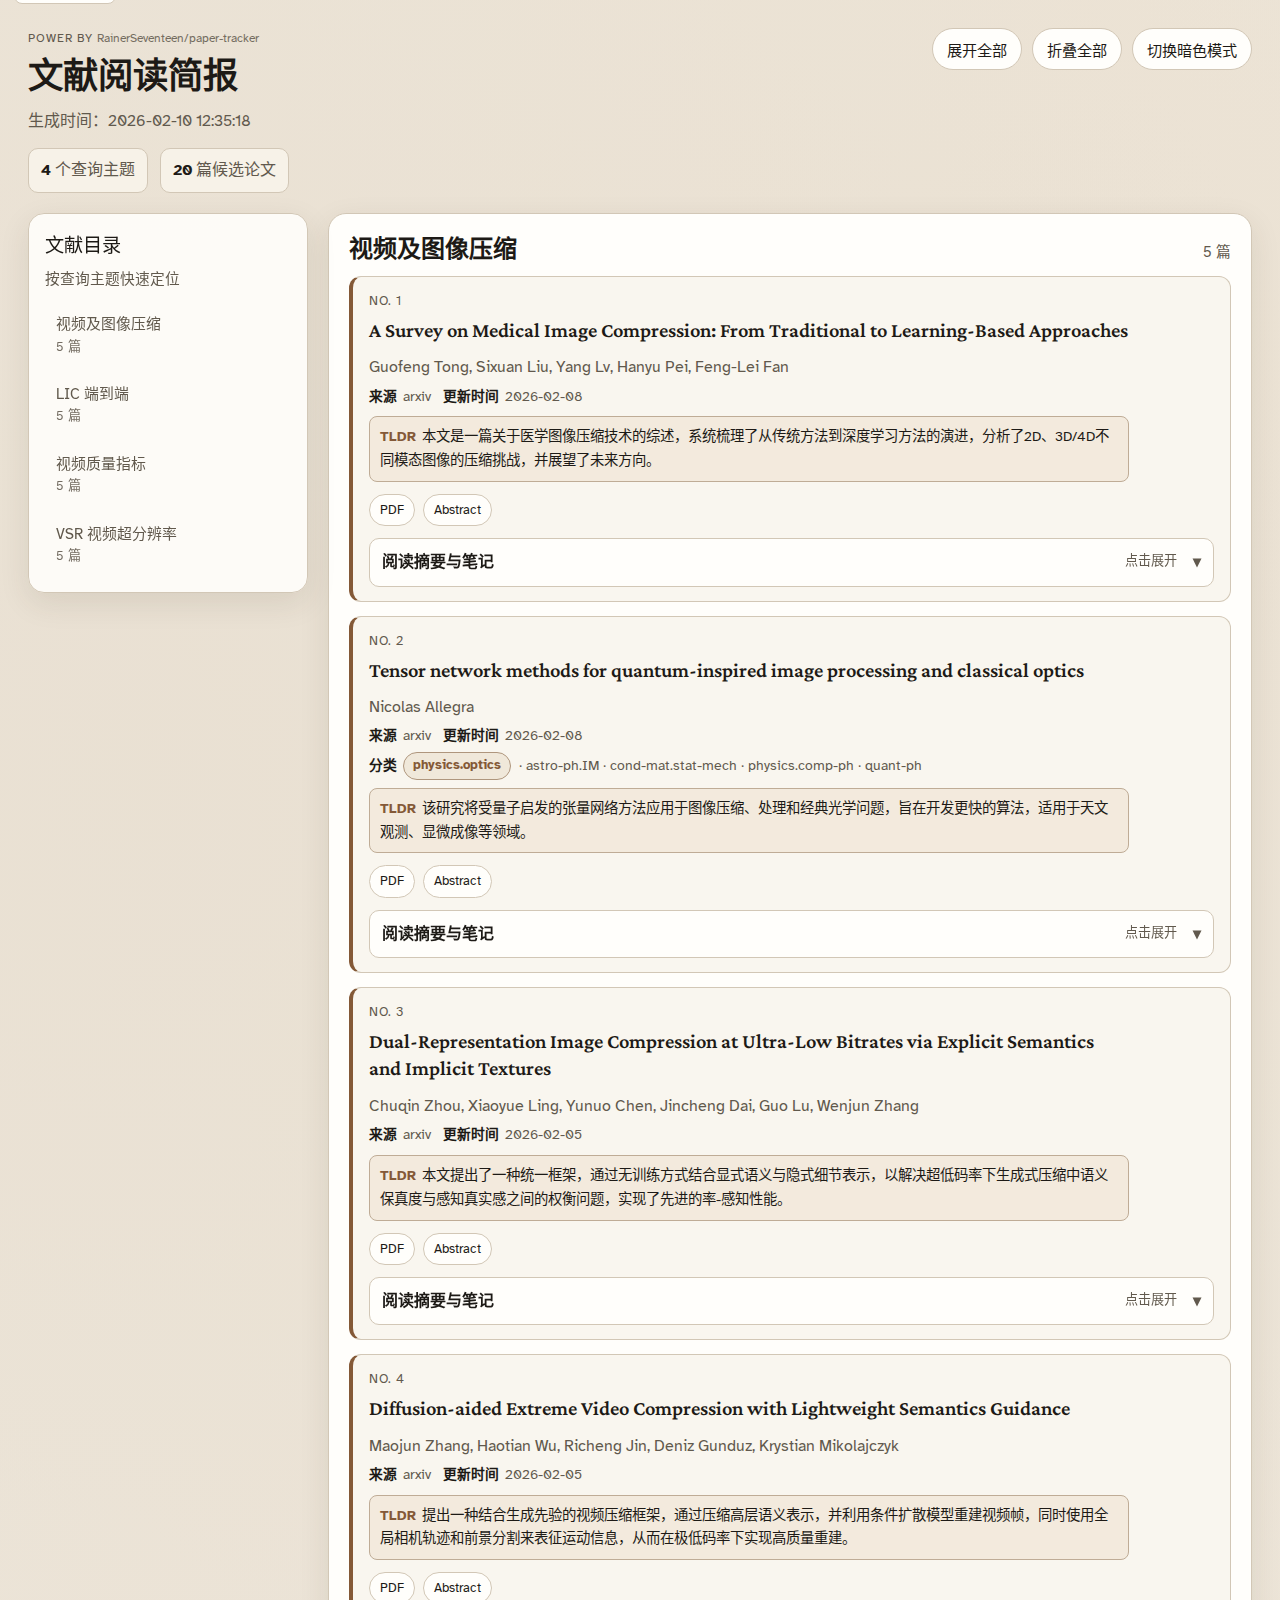
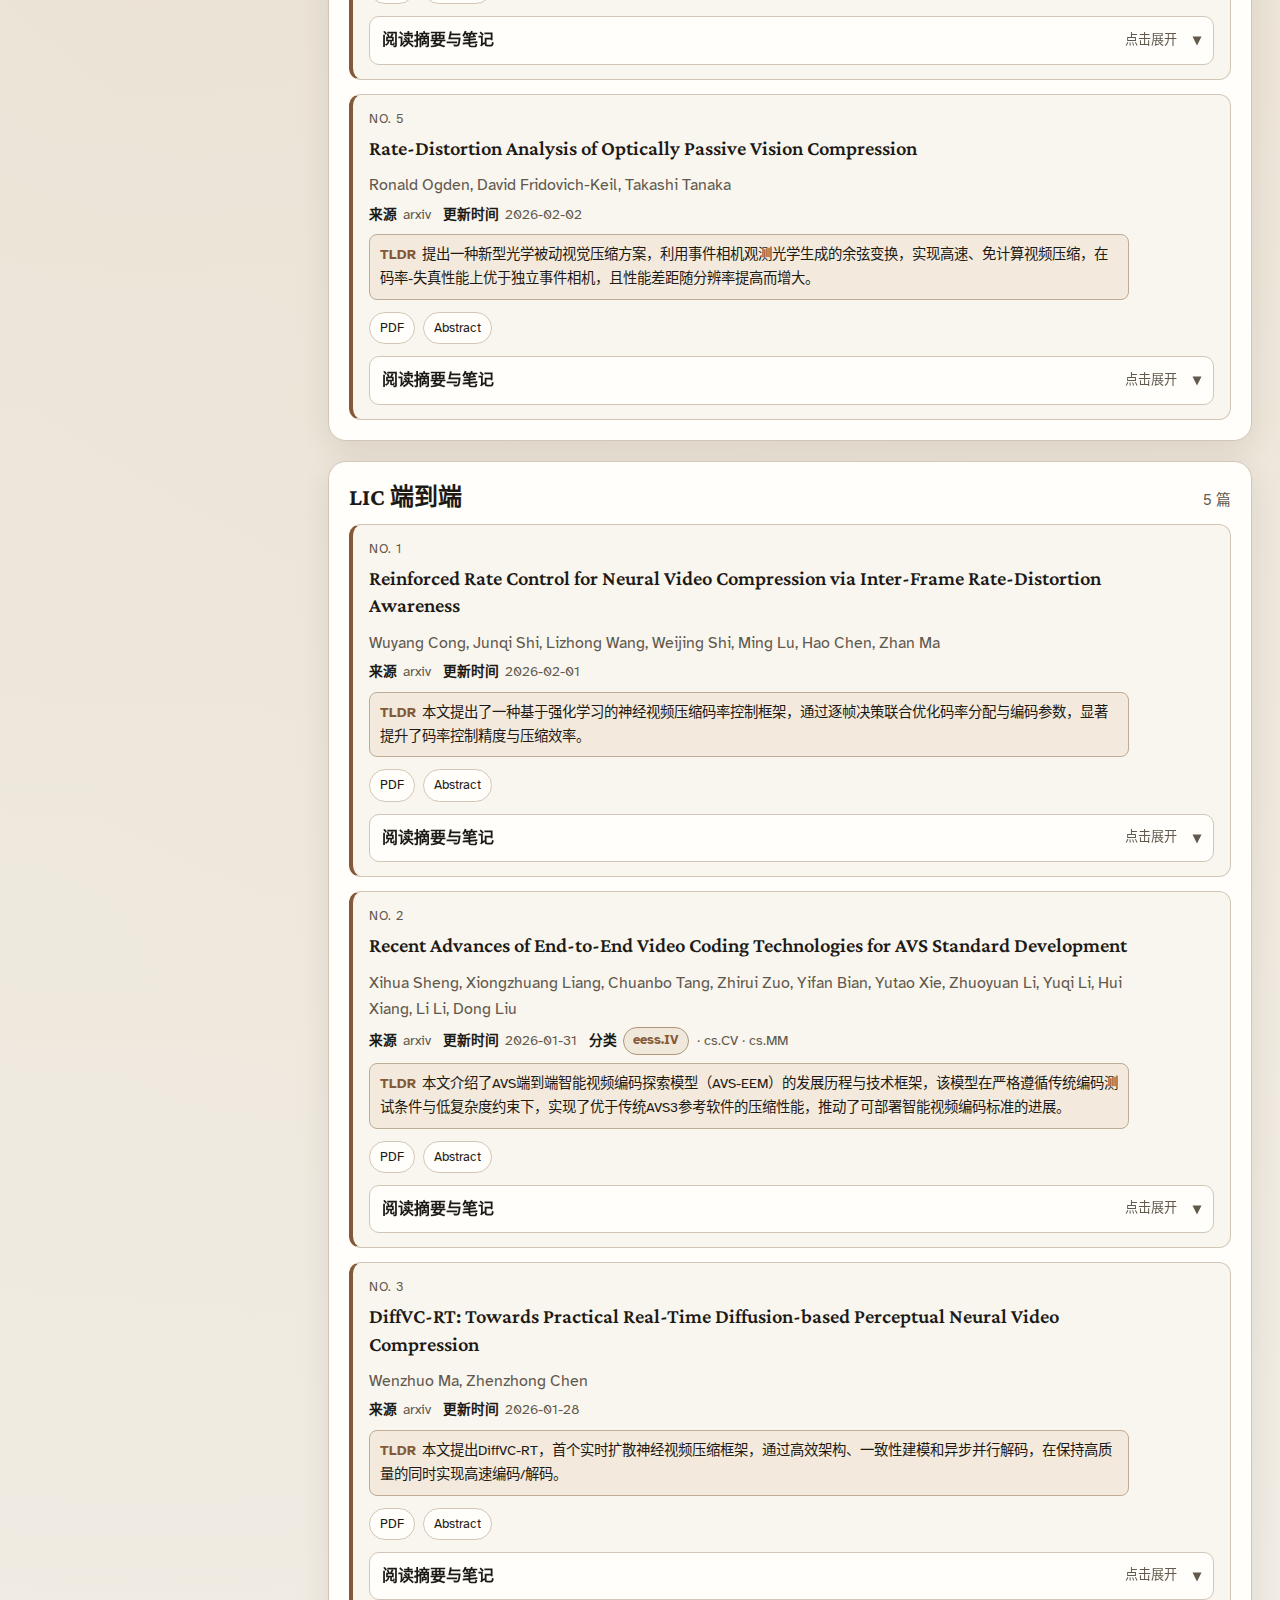
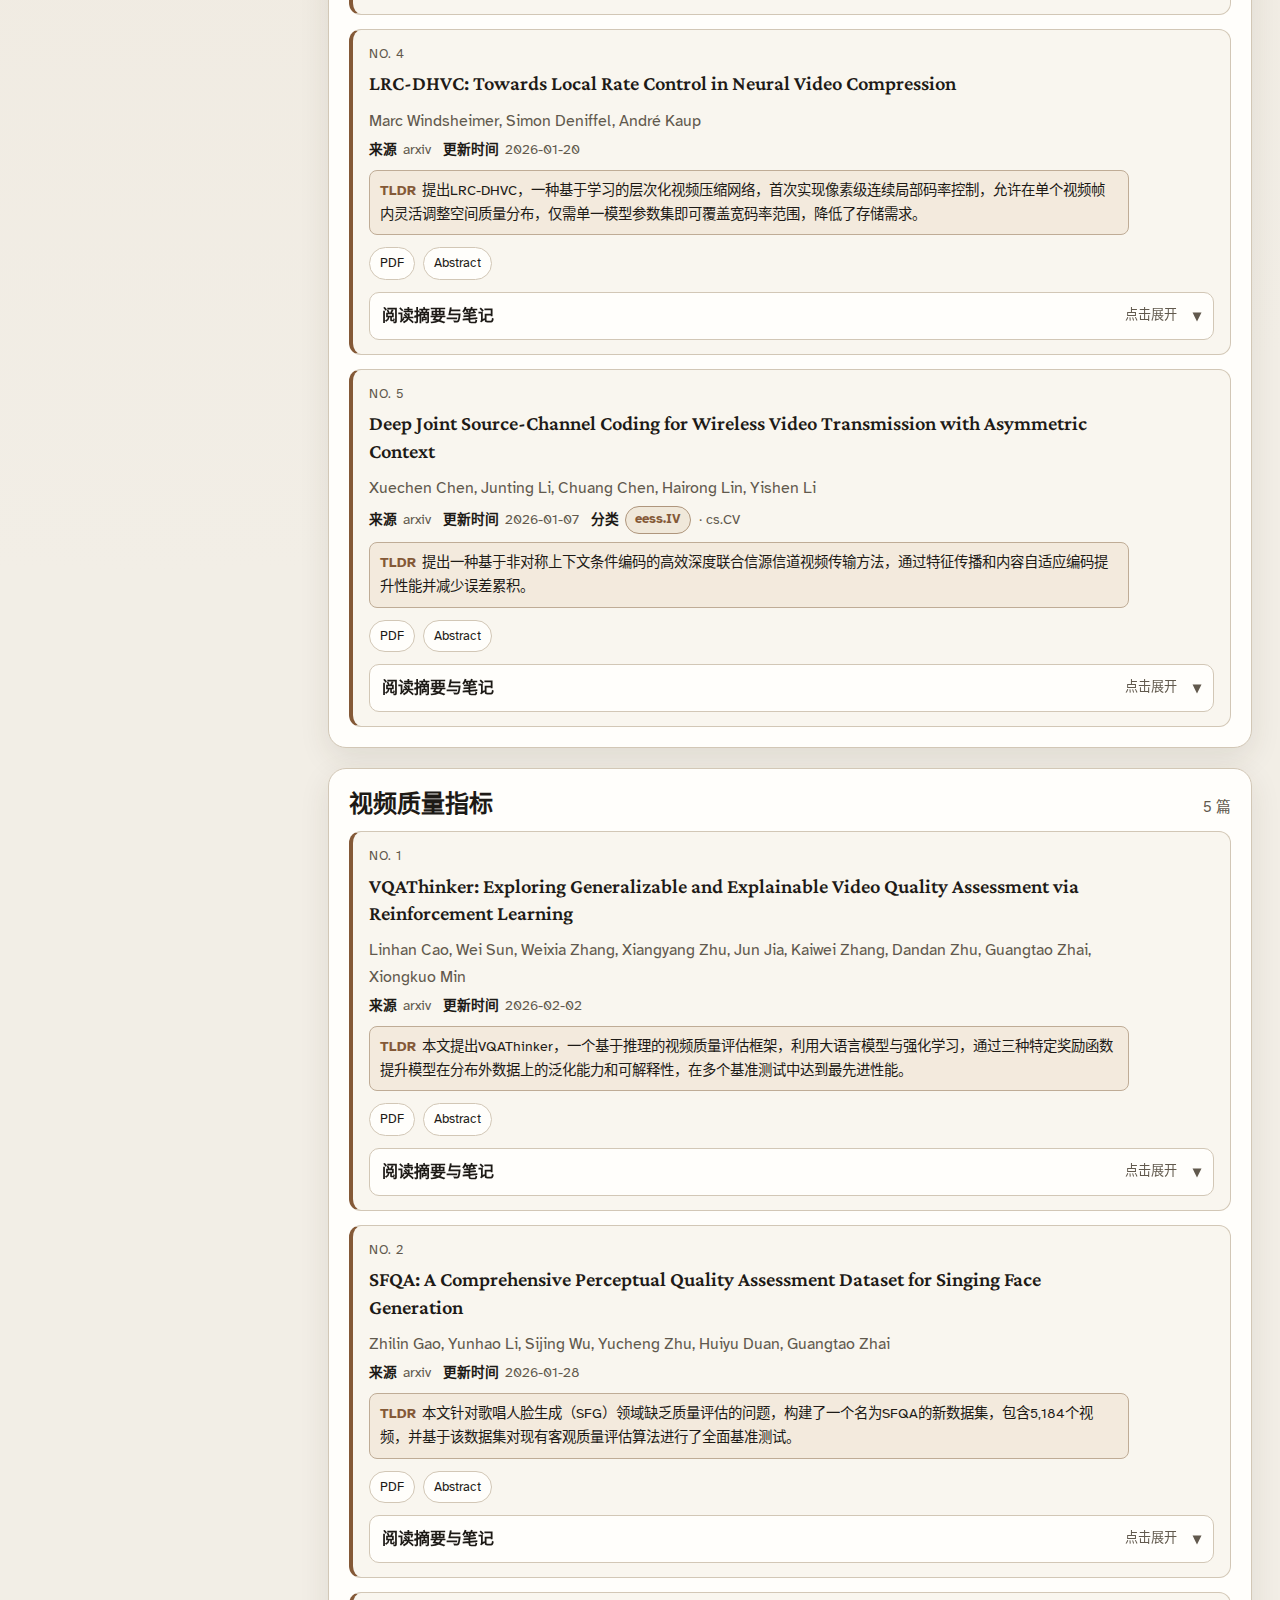
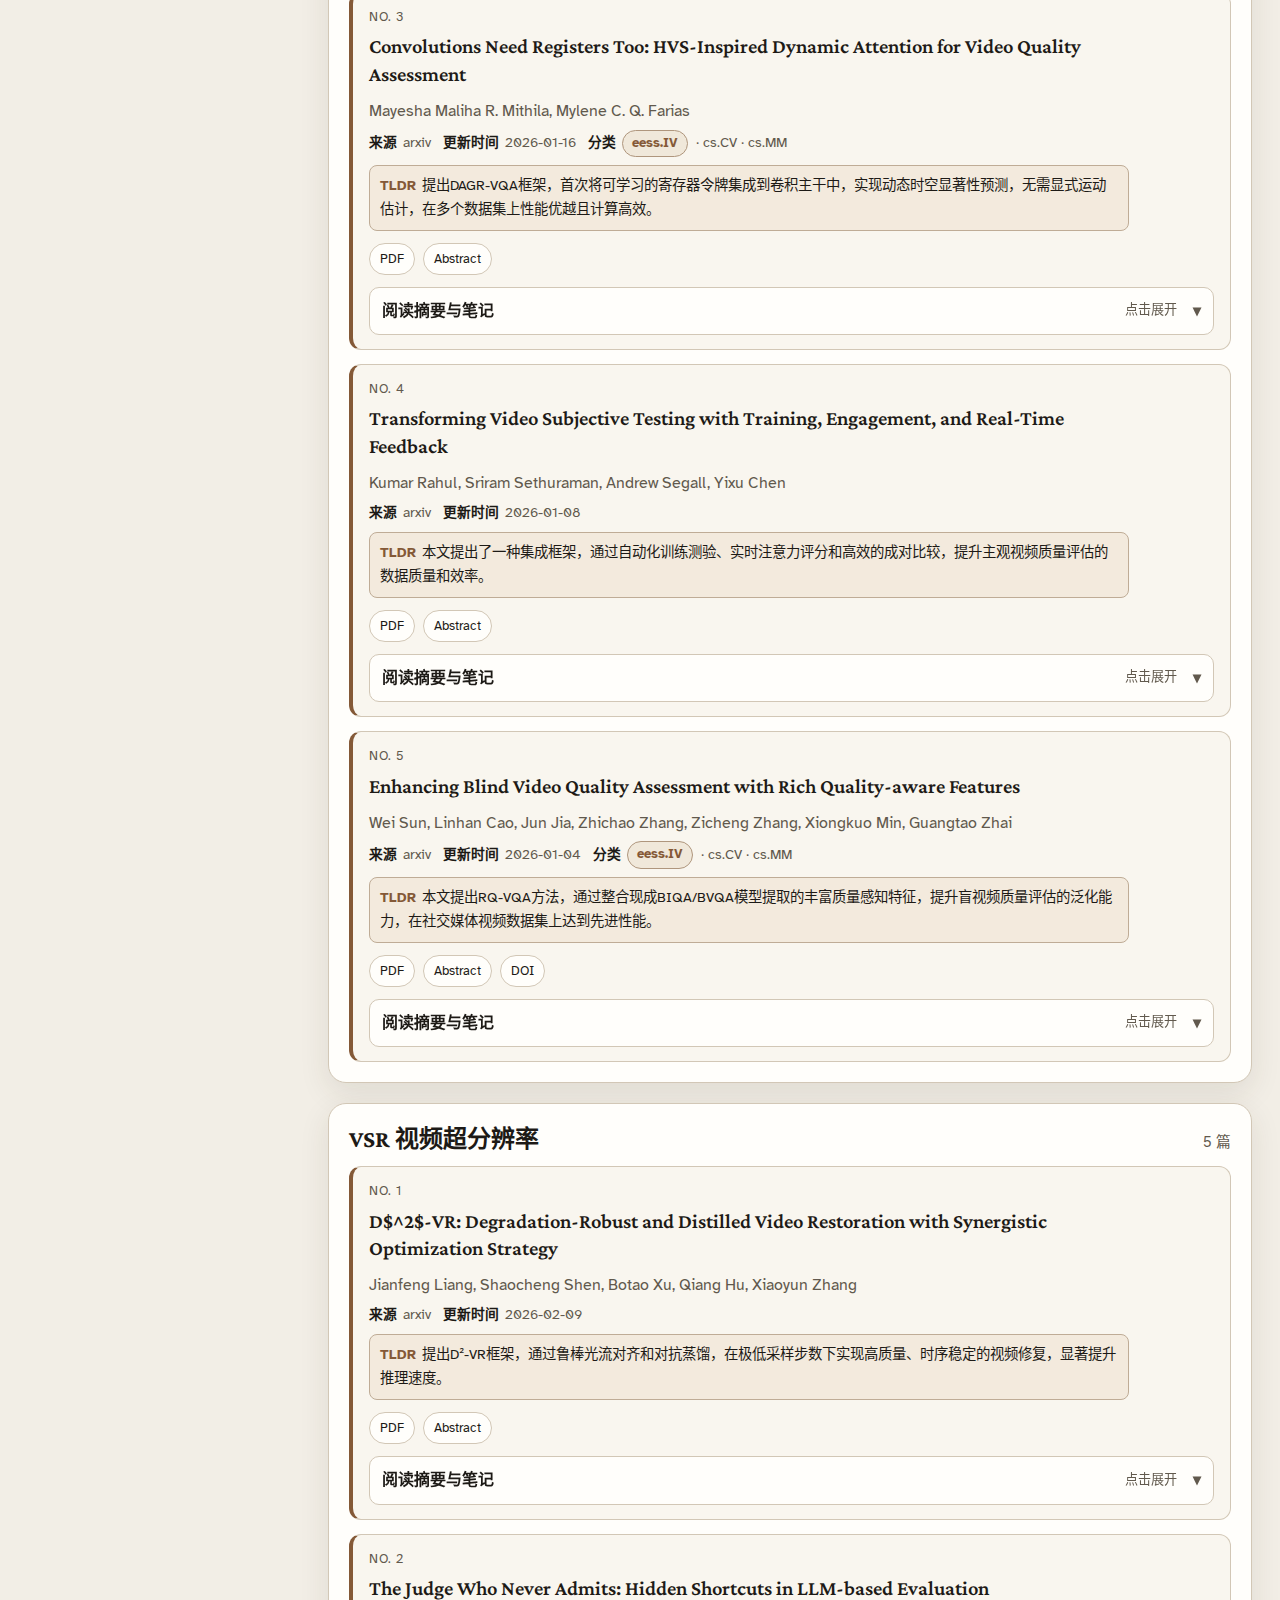
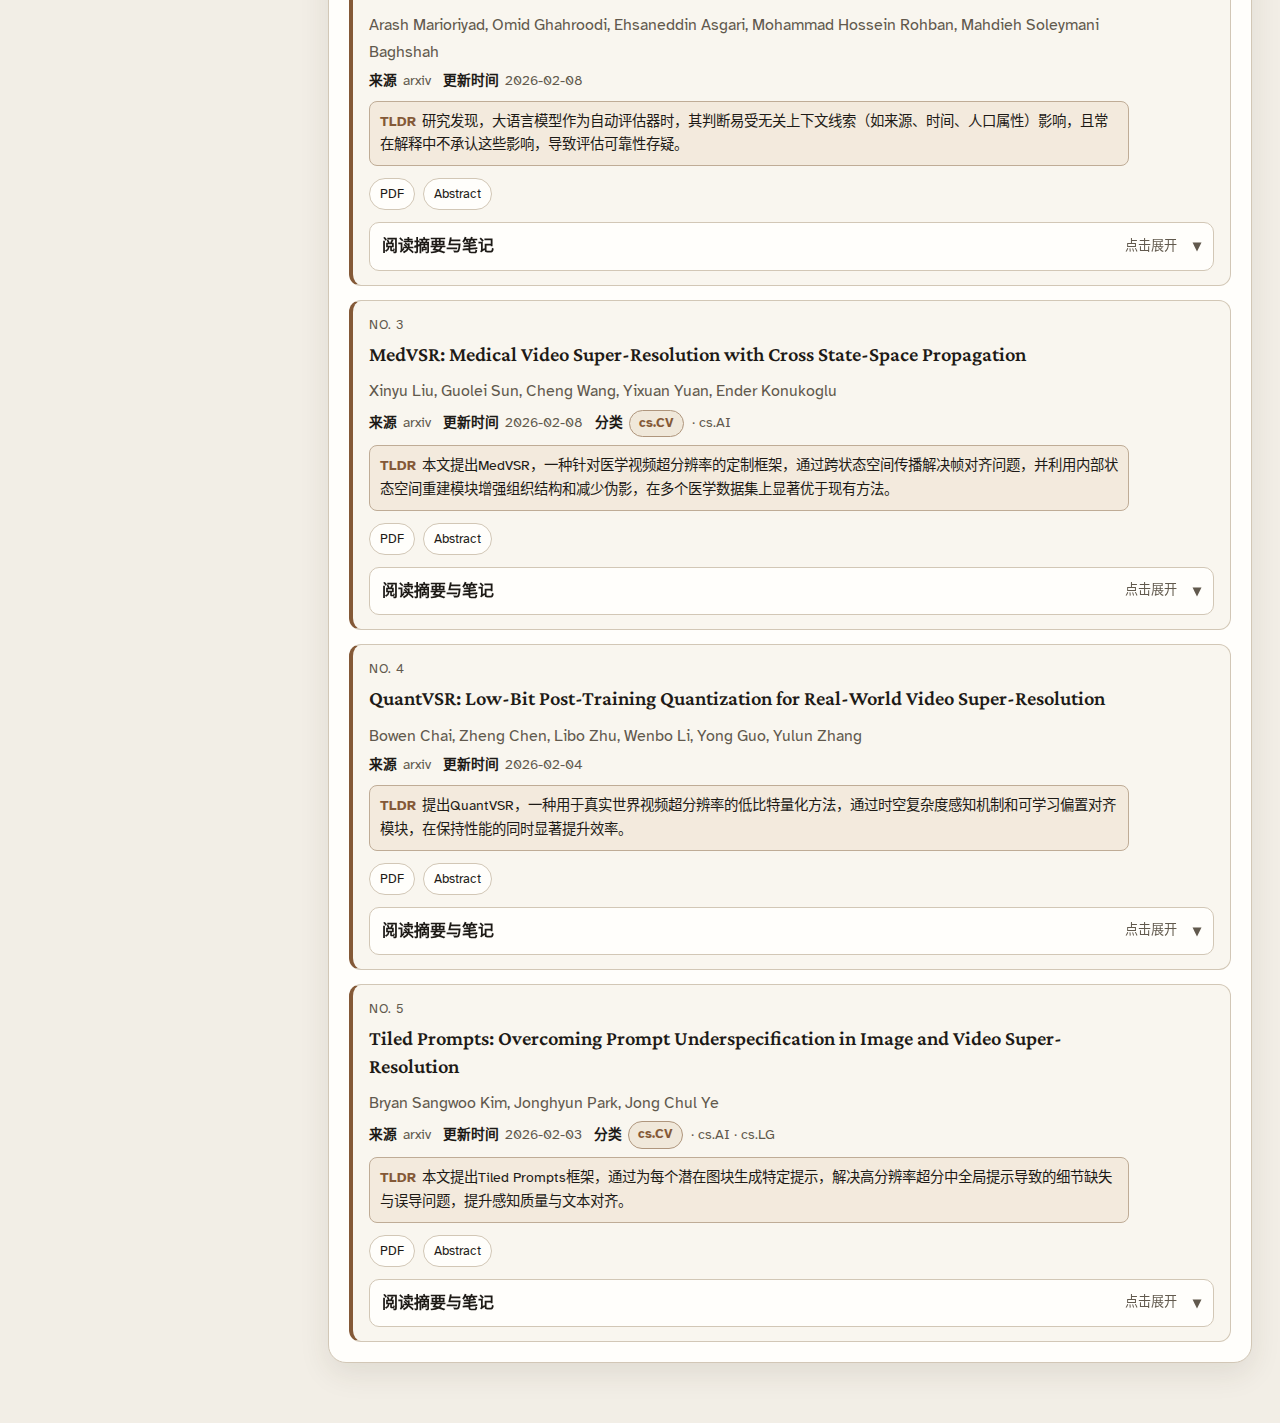
<file: index.html>
<!DOCTYPE html>
<html lang="zh-CN">
<head>
  <meta charset="UTF-8">
  <meta name="viewport" content="width=device-width, initial-scale=1.0">
  <title>Paper Tracker Daily Reading</title>
  <link rel="preconnect" href="https://fonts.googleapis.com">
  <link rel="preconnect" href="https://fonts.gstatic.com" crossorigin>
  <link href="https://fonts.googleapis.com/css2?family=Atkinson+Hyperlegible:wght@400;700&family=Crimson+Pro:wght@400;500;600;700&display=swap" rel="stylesheet">
  <link rel="stylesheet" href="./assets/style.css">
</head>
<body class="theme-light">
  <a class="skip-link" href="#main-content">跳转到正文</a>

  <header class="page-header">
    <div class="header-main">
      <p class="header-topline">
        POWER BY
        <a class="powered-by-link" href="https://github.com/RainerSeventeen/paper-tracker" target="_blank" rel="noopener noreferrer">
          RainerSeventeen/paper-tracker
        </a>
      </p>
      <h1>文献阅读简报</h1>
      <p class="header-meta">生成时间：2026-02-10 12:35:18</p>
      <div class="report-stats">
        <p><span>4</span> 个查询主题</p>
        <p><span>20</span> 篇候选论文</p>
      </div>
    </div>
    <div class="header-actions">
      <button id="expand-all" type="button" aria-label="展开所有论文详情">展开全部</button>
      <button id="collapse-all" type="button" aria-label="折叠所有论文详情">折叠全部</button>
      <button id="theme-toggle" type="button" aria-label="切换暗色模式">切换暗色模式</button>
    </div>
  </header>

  <div class="layout">
    <aside id="sidebar" class="sidebar" aria-label="查询导航">
      <p class="sidebar-title">文献目录</p>
      <p class="sidebar-note">按查询主题快速定位</p>
    </aside>
    <main id="main-content" class="content">
      <section id="query-query" class="query-section" data-query-label="视频及图像压缩" data-paper-count="5">
  <header class="query-header">
    <h2>视频及图像压缩</h2>
    <p class="query-count">5 篇</p>
  </header>
  <div class="query-content">
<article class="paper-card" data-paper-card>
  <header class="paper-head">
    <p class="paper-index">No. 1</p>
    <h3 class="paper-title">A Survey on Medical Image Compression: From Traditional to Learning-Based Approaches</h3>
    <p class="paper-authors">Guofeng Tong, Sixuan Liu, Yang Lv, Hanyu Pei, Feng-Lei Fan</p>
    <div class="paper-meta-inline">
      <p class="meta-item"><span>来源</span>arxiv</p>
      <p class="meta-item"><span>更新时间</span>2026-02-08</p>
    </div>
    <p class="paper-tldr"><span>TLDR</span>本文是一篇关于医学图像压缩技术的综述，系统梳理了从传统方法到深度学习方法的演进，分析了2D、3D/4D不同模态图像的压缩挑战，并展望了未来方向。</p>
  </header>
  <div class="paper-links has-links">
    <a class="paper-link" href="https://arxiv.org/pdf/2507.10615v2" target="_blank" rel="noopener noreferrer">PDF</a>
    <a class="paper-link" href="https://arxiv.org/abs/2507.10615v2" target="_blank" rel="noopener noreferrer">Abstract</a>
  </div>
  <details class="paper-details" data-paper-details>
    <summary class="details-summary">
      <span>阅读摘要与笔记</span>
      <span class="summary-hint">点击展开</span>
    </summary>
    <div class="detail-block">
      <h4>Abstract</h4>
      <p>The exponential growth of medical imaging has created significant challenges in data storage, transmission, and management for healthcare systems. In this vein, efficient compression becomes increasingly important. Unlike natural image compression, medical image compression prioritizes preserving diagnostic details and structural integrity, imposing stricter quality requirements and demanding fast, memory-efficient algorithms that balance computational complexity with clinically acceptable reconstruction quality. Meanwhile, the medical imaging family includes a plethora of modalities, each possessing different requirements. For example, 2D medical image (e.g., X-rays, histopathological images) compression focuses on exploiting intra-slice spatial redundancy, while volumetric medical image faces require handling intra-slice and inter-slice spatial correlations, and 4D dynamic imaging (e.g., time-series CT/MRI, 4D ultrasound) additionally demands processing temporal correlations between consecutive time frames. Traditional compression methods, grounded in mathematical transforms and information theory principles, provide solid theoretical foundations, predictable performance, and high standardization levels, with extensive validation in clinical environments. In contrast, deep learning-based approaches demonstrate remarkable adaptive learning capabilities and can capture complex statistical characteristics and semantic information within medical images. This comprehensive survey establishes a two-facet taxonomy based on data structure (2D vs 3D/4D) and technical approaches (traditional vs learning-based), thereby systematically presenting the complete technological evolution, analyzing the unique technical challenges, and prospecting future directions in medical image compression.</p>
    </div>
    <div class="detail-block"><h4>摘要翻译</h4><p>医学影像的指数级增长给医疗系统的数据存储、传输和管理带来了重大挑战。在此背景下，高效压缩变得日益重要。与自然图像压缩不同，医学图像压缩优先考虑保留诊断细节和结构完整性，对质量要求更为严格，并需要快速、内存高效的算法，以平衡计算复杂性与临床可接受的重建质量。同时，医学影像家族包含多种模态，每种模态都有不同的要求。例如，二维医学图像（如X射线、组织病理学图像）压缩侧重于利用切片内的空间冗余，而三维医学图像压缩则需要处理切片内和切片间的空间相关性，四维动态成像（如时间序列CT/MRI、4D超声）还需处理连续时间帧之间的时间相关性。传统压缩方法基于数学变换和信息论原理，提供了坚实的理论基础、可预测的性能和高标准化水平，并在临床环境中得到了广泛验证。相比之下，基于深度学习的方法展现出卓越的自适应学习能力，能够捕捉医学图像中复杂的统计特征和语义信息。本综述基于数据结构（二维与三维/四维）和技术方法（传统与基于学习）建立了双维度分类法，从而系统呈现了完整的技术演进，分析了独特的技术挑战，并展望了医学图像压缩的未来发展方向。</p></div>
    <div class="detail-block"><h4>Motivation</h4><p>医学影像数据量呈指数级增长，给医疗系统的存储、传输和管理带来巨大压力。医学图像压缩需在保证诊断细节和结构完整性的前提下，平衡计算复杂度与重建质量，且不同成像模态（如2D、3D、4D）有各自独特的技术要求。</p></div>
    <div class="detail-block"><h4>Method</h4><p>论文建立了一个双维度分类法：基于数据结构（2D与3D/4D）和技术方法（传统方法与基于学习的方法），以此系统性地综述医学图像压缩技术的完整演进历程。</p></div>
    <div class="detail-block"><h4>Result</h4><p>通过分类综述，系统呈现了医学图像压缩的技术发展脉络：传统方法（基于数学变换和信息理论）具有理论基础扎实、性能可预测、标准化程度高等优点；深度学习方法则展现出强大的自适应学习能力，能捕捉图像中复杂的统计特征和语义信息。同时，清晰分析了针对不同模态图像（如X光、CT/MRI序列）压缩所面临的具体技术挑战。</p></div>
    <div class="detail-block"><h4>Conclusion</h4><p>论文全面总结了医学图像压缩领域的技术现状与挑战，并展望了未来发展方向。强调需要根据具体成像模态和应用场景，在传统方法的可靠性与深度学习方法的性能潜力之间进行权衡与创新。</p></div>
  </details>
</article>
<article class="paper-card" data-paper-card>
  <header class="paper-head">
    <p class="paper-index">No. 2</p>
    <h3 class="paper-title">Tensor network methods for quantum-inspired image processing and classical optics</h3>
    <p class="paper-authors">Nicolas Allegra</p>
    <div class="paper-meta-inline">
      <p class="meta-item"><span>来源</span>arxiv</p>
      <p class="meta-item"><span>更新时间</span>2026-02-08</p>
      <p class="meta-item taxonomy-item"><span>分类</span><strong class="primary-tag">physics.optics</strong> · astro-ph.IM · cond-mat.stat-mech · physics.comp-ph · quant-ph</p>
    </div>
    <p class="paper-tldr"><span>TLDR</span>该研究将受量子启发的张量网络方法应用于图像压缩、处理和经典光学问题，旨在开发更快的算法，适用于天文观测、显微成像等领域。</p>
  </header>
  <div class="paper-links has-links">
    <a class="paper-link" href="https://arxiv.org/pdf/2510.23089v2" target="_blank" rel="noopener noreferrer">PDF</a>
    <a class="paper-link" href="https://arxiv.org/abs/2510.23089v2" target="_blank" rel="noopener noreferrer">Abstract</a>
  </div>
  <details class="paper-details" data-paper-details>
    <summary class="details-summary">
      <span>阅读摘要与笔记</span>
      <span class="summary-hint">点击展开</span>
    </summary>
    <div class="detail-block">
      <h4>Abstract</h4>
      <p>Tensor network methods strike a middle ground between fully-fledged quantum computing and classical computing, as they take inspiration from quantum systems to significantly speed up certain classical operations. Their strength lies in their compressive power and the wide variety of efficient algorithms that operate within this compressed space. In this work, we focus on applying these methods to fundamental problems in image compression and processing and classical optics such as wave-front propagation and optical image formation, by using directly or indirectly parallels with quantum mechanics and computation. These quantum-inspired methods are expected to yield faster algorithms with applications ranging from astronomy and earth observation to microscopy and classical imaging more broadly.</p>
    </div>
    <div class="detail-block"><h4>摘要翻译</h4><p>张量网络方法在完全成熟的量子计算与经典计算之间开辟了一条中间路径，它借鉴量子系统的原理来显著加速某些经典运算。其优势在于强大的压缩能力以及在这一压缩空间内运行的高效算法多样性。本研究聚焦于将这些方法应用于图像压缩与处理、经典光学（如波前传播与光学成像）等基础问题，通过直接或间接地利用与量子力学和计算的类比。这些受量子启发的技术有望催生更快速的算法，其应用范围涵盖从天文学、地球观测到显微成像乃至更广泛的经典成像领域。</p></div>
    <div class="detail-block"><h4>Motivation</h4><p>张量网络方法介于量子计算和经典计算之间，借鉴量子系统原理以加速特定经典运算。本文旨在利用其压缩能力和高效算法，解决图像处理与经典光学中的基础问题，如波前传播和光学成像，以提升计算效率。</p></div>
    <div class="detail-block"><h4>Method</h4><p>通过直接或间接类比量子力学与量子计算，应用张量网络方法处理图像压缩、波前传播和光学图像形成等任务，在压缩空间中实现高效算法操作。</p></div>
    <div class="detail-block"><h4>Result</h4><p>研究表明，量子启发的张量网络方法有望为图像处理和光学计算带来更快的算法，可广泛应用于天文观测、地球科学、显微成像等经典成像领域。</p></div>
    <div class="detail-block"><h4>Conclusion</h4><p>张量网络作为量子启发的工具，在经典计算中具有显著加速潜力，特别是在图像与光学处理方面，为相关领域提供了高效的计算解决方案。</p></div>
  </details>
</article>
<article class="paper-card" data-paper-card>
  <header class="paper-head">
    <p class="paper-index">No. 3</p>
    <h3 class="paper-title">Dual-Representation Image Compression at Ultra-Low Bitrates via Explicit Semantics and Implicit Textures</h3>
    <p class="paper-authors">Chuqin Zhou, Xiaoyue Ling, Yunuo Chen, Jincheng Dai, Guo Lu, Wenjun Zhang</p>
    <div class="paper-meta-inline">
      <p class="meta-item"><span>来源</span>arxiv</p>
      <p class="meta-item"><span>更新时间</span>2026-02-05</p>
    </div>
    <p class="paper-tldr"><span>TLDR</span>本文提出了一种统一框架，通过无训练方式结合显式语义与隐式细节表示，以解决超低码率下生成式压缩中语义保真度与感知真实感之间的权衡问题，实现了先进的率-感知性能。</p>
  </header>
  <div class="paper-links has-links">
    <a class="paper-link" href="https://arxiv.org/pdf/2602.05213v1" target="_blank" rel="noopener noreferrer">PDF</a>
    <a class="paper-link" href="https://arxiv.org/abs/2602.05213v1" target="_blank" rel="noopener noreferrer">Abstract</a>
  </div>
  <details class="paper-details" data-paper-details>
    <summary class="details-summary">
      <span>阅读摘要与笔记</span>
      <span class="summary-hint">点击展开</span>
    </summary>
    <div class="detail-block">
      <h4>Abstract</h4>
      <p>While recent neural codecs achieve strong performance at low bitrates when optimized for perceptual quality, their effectiveness deteriorates significantly under ultra-low bitrate conditions. To mitigate this, generative compression methods leveraging semantic priors from pretrained models have emerged as a promising paradigm. However, existing approaches are fundamentally constrained by a tradeoff between semantic faithfulness and perceptual realism. Methods based on explicit representations preserve content structure but often lack fine-grained textures, whereas implicit methods can synthesize visually plausible details at the cost of semantic drift. In this work, we propose a unified framework that bridges this gap by coherently integrating explicit and implicit representations in a training-free manner. Specifically, We condition a diffusion model on explicit high-level semantics while employing reverse-channel coding to implicitly convey fine-grained details. Moreover, we introduce a plug-in encoder that enables flexible control of the distortion-perception tradeoff by modulating the implicit information. Extensive experiments demonstrate that the proposed framework achieves state-of-the-art rate-perception performance, outperforming existing methods and surpassing DiffC by 29.92%, 19.33%, and 20.89% in DISTS BD-Rate on the Kodak, DIV2K, and CLIC2020 datasets, respectively.</p>
    </div>
    <div class="detail-block"><h4>摘要翻译</h4><p>尽管近期神经编解码器在针对感知质量优化时，在低比特率下表现出色，但在超低比特率条件下其性能显著下降。为缓解此问题，利用预训练模型语义先验的生成式压缩方法已成为一种有前景的范式。然而，现有方法本质上受限于语义保真度与感知真实性之间的权衡：基于显式表示的方法能保留内容结构，但常缺乏细粒度纹理；而隐式方法虽能合成视觉上合理的细节，却以语义偏移为代价。本研究提出一个统一框架，通过以无需训练的方式连贯整合显式与隐式表示来弥合这一鸿沟。具体而言，我们基于显式高层语义条件化扩散模型，同时采用反向信道编码隐式传递细粒度细节。此外，我们引入一个插件式编码器，通过调制隐式信息实现对失真-感知权衡的灵活控制。大量实验表明，所提框架在率-感知性能上达到领先水平，在Kodak、DIV2K和CLIC2020数据集上的DISTS BD-Rate分别超越现有方法及DiffC达29.92%、19.33%和20.89%。</p></div>
    <div class="detail-block"><h4>Motivation</h4><p>现有神经编解码器在超低码率下性能显著下降，而生成式压缩方法存在语义保真度与感知真实感之间的根本权衡：显式表示方法缺乏细粒度纹理，隐式方法则易导致语义漂移。</p></div>
    <div class="detail-block"><h4>Method</h4><p>提出一个无训练的统一框架，通过扩散模型以显式高层语义为条件，并利用反向信道编码隐式传递细粒度细节；同时引入一个插件编码器，通过调制隐式信息灵活控制失真-感知权衡。</p></div>
    <div class="detail-block"><h4>Result</h4><p>在Kodak、DIV2K和CLIC2020数据集上的实验表明，该框架实现了最先进的率-感知性能，在DISTS BD-Rate指标上分别超过DiffC方法29.92%、19.33%和20.89%。</p></div>
    <div class="detail-block"><h4>Conclusion</h4><p>该框架有效桥接了显式与隐式表示之间的鸿沟，在超低码率下显著提升了生成式压缩的语义准确性与视觉质量，为相关领域提供了灵活且高性能的解决方案。</p></div>
  </details>
</article>
<article class="paper-card" data-paper-card>
  <header class="paper-head">
    <p class="paper-index">No. 4</p>
    <h3 class="paper-title">Diffusion-aided Extreme Video Compression with Lightweight Semantics Guidance</h3>
    <p class="paper-authors">Maojun Zhang, Haotian Wu, Richeng Jin, Deniz Gunduz, Krystian Mikolajczyk</p>
    <div class="paper-meta-inline">
      <p class="meta-item"><span>来源</span>arxiv</p>
      <p class="meta-item"><span>更新时间</span>2026-02-05</p>
    </div>
    <p class="paper-tldr"><span>TLDR</span>提出一种结合生成先验的视频压缩框架，通过压缩高层语义表示，并利用条件扩散模型重建视频帧，同时使用全局相机轨迹和前景分割来表征运动信息，从而在极低码率下实现高质量重建。</p>
  </header>
  <div class="paper-links has-links">
    <a class="paper-link" href="https://arxiv.org/pdf/2602.05201v1" target="_blank" rel="noopener noreferrer">PDF</a>
    <a class="paper-link" href="https://arxiv.org/abs/2602.05201v1" target="_blank" rel="noopener noreferrer">Abstract</a>
  </div>
  <details class="paper-details" data-paper-details>
    <summary class="details-summary">
      <span>阅读摘要与笔记</span>
      <span class="summary-hint">点击展开</span>
    </summary>
    <div class="detail-block">
      <h4>Abstract</h4>
      <p>Modern video codecs and learning-based approaches struggle for semantic reconstruction at extremely low bit-rates due to reliance on low-level spatiotemporal redundancies. Generative models, especially diffusion models, offer a new paradigm for video compression by leveraging high-level semantic understanding and powerful visual synthesis. This paper propose a video compression framework that integrates generative priors to drastically reduce bit-rate while maintaining reconstruction fidelity. Specifically, our method compresses high-level semantic representations of the video, then uses a conditional diffusion model to reconstruct frames from these semantics. To further improve compression, we characterize motion information with global camera trajectories and foreground segmentation: background motion is compactly represented by camera pose parameters while foreground dynamics by sparse segmentation masks. This allows for significantly boosts compression efficiency, enabling descent video reconstruction at extremely low bit-rates.</p>
    </div>
    <div class="detail-block"><h4>摘要翻译</h4><p>现代视频编解码器与基于学习的方法因依赖低层次时空冗余，在极低码率下难以实现语义重建。生成模型，特别是扩散模型，通过利用高层次语义理解和强大的视觉合成能力，为视频压缩提供了新范式。本文提出一种融合生成先验的视频压缩框架，能在显著降低码率的同时保持重建保真度。具体而言，我们的方法压缩视频的高层次语义表征，随后使用条件扩散模型从这些语义重建帧。为进一步提升压缩效率，我们采用全局相机轨迹与前景分割表征运动信息：背景运动通过相机姿态参数紧凑表示，而前景动态则通过稀疏分割掩码描述。这大幅提升了压缩效率，实现了极低码率下的高质量视频重建。</p></div>
    <div class="detail-block"><h4>Motivation</h4><p>现有视频编解码器和基于学习的方法在极低码率下依赖低层次时空冗余，难以实现语义重建。生成模型（如扩散模型）凭借高层语义理解和强大视觉合成能力，为视频压缩提供了新范式。</p></div>
    <div class="detail-block"><h4>Method</h4><p>框架压缩视频的高层语义表示，通过条件扩散模型从语义重建帧；为提升压缩效率，使用全局相机轨迹参数表示背景运动，稀疏分割掩码表示前景动态。</p></div>
    <div class="detail-block"><h4>Result</h4><p>该方法显著提升了压缩效率，在极低码率下实现了高质量的视频重建。</p></div>
    <div class="detail-block"><h4>Conclusion</h4><p>集成生成先验的视频压缩框架能有效利用语义信息，在极低码率下保持重建保真度，为视频压缩提供了新方向。</p></div>
  </details>
</article>
<article class="paper-card" data-paper-card>
  <header class="paper-head">
    <p class="paper-index">No. 5</p>
    <h3 class="paper-title">Rate-Distortion Analysis of Optically Passive Vision Compression</h3>
    <p class="paper-authors">Ronald Ogden, David Fridovich-Keil, Takashi Tanaka</p>
    <div class="paper-meta-inline">
      <p class="meta-item"><span>来源</span>arxiv</p>
      <p class="meta-item"><span>更新时间</span>2026-02-02</p>
    </div>
    <p class="paper-tldr"><span>TLDR</span>提出一种新型光学被动视觉压缩方案，利用事件相机观测光学生成的余弦变换，实现高速、免计算视频压缩，在码率-失真性能上优于独立事件相机，且性能差距随分辨率提高而增大。</p>
  </header>
  <div class="paper-links has-links">
    <a class="paper-link" href="https://arxiv.org/pdf/2602.02768v1" target="_blank" rel="noopener noreferrer">PDF</a>
    <a class="paper-link" href="https://arxiv.org/abs/2602.02768v1" target="_blank" rel="noopener noreferrer">Abstract</a>
  </div>
  <details class="paper-details" data-paper-details>
    <summary class="details-summary">
      <span>阅读摘要与笔记</span>
      <span class="summary-hint">点击展开</span>
    </summary>
    <div class="detail-block">
      <h4>Abstract</h4>
      <p>The use of remote vision sensors for autonomous decision-making poses the challenge of transmitting high-volume visual data over resource-constrained channels in real-time. In robotics and control applications, many systems can quickly destabilize, which can exacerbate the issue by necessitating higher sampling frequencies. This work proposes a novel sensing paradigm in which an event camera observes the optically generated cosine transform of a visual scene, enabling high-speed, computation-free video compression inspired by modern video codecs. In this study, we simulate this optically passive vision compression (OPVC) scheme and compare its rate-distortion performance to that of a standalone event camera (SAEC). We find that the rate-distortion performance of the OPVC scheme surpasses that of the SAEC and that this performance gap increases as the spatial resolution of the event camera increases.</p>
    </div>
    <div class="detail-block"><h4>摘要翻译</h4><p>在自主决策中使用远程视觉传感器带来了实时传输高容量视觉数据于资源受限信道上的挑战。在机器人学与控制应用中，许多系统可能迅速失稳，这会因需要更高的采样频率而加剧该问题。本研究提出了一种新颖的感知范式，其中事件相机观测视觉场景的光学生成余弦变换，从而实现了受现代视频编解码器启发的高速、免计算视频压缩。在本研究中，我们模拟了这种光学被动视觉压缩（OPVC）方案，并将其率失真性能与独立事件相机（SAEC）进行了比较。我们发现，OPVC方案的率失真性能优于SAEC，且随着事件相机空间分辨率的提高，这一性能差距进一步扩大。</p></div>
    <div class="detail-block"><h4>Motivation</h4><p>在机器人及控制应用中，远程视觉传感器需通过资源受限信道实时传输高容量视觉数据，而系统快速失稳风险要求更高采样频率，加剧了传输挑战。</p></div>
    <div class="detail-block"><h4>Method</h4><p>模拟一种光学被动视觉压缩方案，其中事件相机直接观测视觉场景的光学生成余弦变换，受现代视频编解码器启发，实现无需计算的视频压缩，并与独立事件相机进行性能对比。</p></div>
    <div class="detail-block"><h4>Result</h4><p>光学被动视觉压缩方案的码率-失真性能优于独立事件相机，且随着事件相机空间分辨率的提高，这种性能优势进一步扩大。</p></div>
    <div class="detail-block"><h4>Conclusion</h4><p>所提出的光学被动压缩范式能有效提升视觉数据传输效率，尤其在高速、高分辨率场景下性能显著，为资源受限实时系统提供了有前景的解决方案。</p></div>
  </details>
</article>
  </div>
</section>

<section id="query-lic" class="query-section" data-query-label="LIC 端到端" data-paper-count="5">
  <header class="query-header">
    <h2>LIC 端到端</h2>
    <p class="query-count">5 篇</p>
  </header>
  <div class="query-content">
<article class="paper-card" data-paper-card>
  <header class="paper-head">
    <p class="paper-index">No. 1</p>
    <h3 class="paper-title">Reinforced Rate Control for Neural Video Compression via Inter-Frame Rate-Distortion Awareness</h3>
    <p class="paper-authors">Wuyang Cong, Junqi Shi, Lizhong Wang, Weijing Shi, Ming Lu, Hao Chen, Zhan Ma</p>
    <div class="paper-meta-inline">
      <p class="meta-item"><span>来源</span>arxiv</p>
      <p class="meta-item"><span>更新时间</span>2026-02-01</p>
    </div>
    <p class="paper-tldr"><span>TLDR</span>本文提出了一种基于强化学习的神经视频压缩码率控制框架，通过逐帧决策联合优化码率分配与编码参数，显著提升了码率控制精度与压缩效率。</p>
  </header>
  <div class="paper-links has-links">
    <a class="paper-link" href="https://arxiv.org/pdf/2601.19293v2" target="_blank" rel="noopener noreferrer">PDF</a>
    <a class="paper-link" href="https://arxiv.org/abs/2601.19293v2" target="_blank" rel="noopener noreferrer">Abstract</a>
  </div>
  <details class="paper-details" data-paper-details>
    <summary class="details-summary">
      <span>阅读摘要与笔记</span>
      <span class="summary-hint">点击展开</span>
    </summary>
    <div class="detail-block">
      <h4>Abstract</h4>
      <p>Neural video compression (NVC) has demonstrated superior compression efficiency, yet effective rate control remains a significant challenge due to complex temporal dependencies. Existing rate control schemes typically leverage frame content to capture distortion interactions, overlooking inter-frame rate dependencies arising from shifts in per-frame coding parameters. This often leads to suboptimal bitrate allocation and cascading parameter decisions. To address this, we propose a reinforcement-learning (RL)-based rate control framework that formulates the task as a frame-by-frame sequential decision process. At each frame, an RL agent observes a spatiotemporal state and selects coding parameters to optimize a long-term reward that reflects rate-distortion (R-D) performance and bitrate adherence. Unlike prior methods, our approach jointly determines bitrate allocation and coding parameters in a single step, independent of group of pictures (GOP) structure. Extensive experiments across diverse NVC architectures show that our method reduces the average relative bitrate error to 1.20% and achieves up to 13.45% bitrate savings at typical GOP sizes, outperforming existing approaches. In addition, our framework demonstrates improved robustness to content variation and bandwidth fluctuations with lower coding overhead, making it highly suitable for practical deployment.</p>
    </div>
    <div class="detail-block"><h4>摘要翻译</h4><p>神经视频压缩（NVC）已展现出卓越的压缩效率，但由于复杂的时间依赖性，有效的码率控制仍面临重大挑战。现有的码率控制方案通常利用帧内容来捕捉失真交互，却忽略了因每帧编码参数变化而产生的帧间码率依赖关系，这常导致次优的码率分配和级联参数决策。为解决此问题，我们提出了一种基于强化学习（RL）的码率控制框架，将任务建模为逐帧顺序决策过程。在每一帧，RL智能体观察时空状态并选择编码参数，以优化反映率失真（R-D）性能和码率遵从度的长期奖励。与先前方法不同，我们的方法在单一步骤中联合确定码率分配和编码参数，且独立于图像组（GOP）结构。在不同NVC架构上的大量实验表明，该方法将平均相对码率误差降至1.20%，并在典型GOP大小下实现高达13.45%的码率节省，优于现有方法。此外，我们的框架在较低编码开销下展现出对内容变化和带宽波动的更强鲁棒性，使其非常适合实际部署。</p></div>
    <div class="detail-block"><h4>Motivation</h4><p>现有神经视频压缩的码率控制方案通常依赖帧内容来捕捉失真交互，但忽略了因逐帧编码参数变化而产生的帧间码率依赖关系，导致码率分配次优和参数决策的级联问题。</p></div>
    <div class="detail-block"><h4>Method</h4><p>将码率控制任务建模为逐帧顺序决策过程，利用强化学习智能体根据时空状态选择编码参数，以优化反映率失真性能和码率遵从度的长期奖励，无需依赖图像组结构。</p></div>
    <div class="detail-block"><h4>Result</h4><p>在不同神经视频压缩架构上的实验表明，该方法将平均相对码率误差降至1.20%，在典型图像组大小下可实现高达13.45%的码率节省，且对内容变化和带宽波动具有更强鲁棒性，编码开销更低。</p></div>
    <div class="detail-block"><h4>Conclusion</h4><p>所提出的强化学习框架能有效解决神经视频压缩中的码率控制挑战，实现更优的码率分配与参数决策，具备良好的实用部署潜力。</p></div>
  </details>
</article>
<article class="paper-card" data-paper-card>
  <header class="paper-head">
    <p class="paper-index">No. 2</p>
    <h3 class="paper-title">Recent Advances of End-to-End Video Coding Technologies for AVS Standard Development</h3>
    <p class="paper-authors">Xihua Sheng, Xiongzhuang Liang, Chuanbo Tang, Zhirui Zuo, Yifan Bian, Yutao Xie, Zhuoyuan Li, Yuqi Li, Hui Xiang, Li Li, Dong Liu</p>
    <div class="paper-meta-inline">
      <p class="meta-item"><span>来源</span>arxiv</p>
      <p class="meta-item"><span>更新时间</span>2026-01-31</p>
      <p class="meta-item taxonomy-item"><span>分类</span><strong class="primary-tag">eess.IV</strong> · cs.CV · cs.MM</p>
    </div>
    <p class="paper-tldr"><span>TLDR</span>本文介绍了AVS端到端智能视频编码探索模型（AVS-EEM）的发展历程与技术框架，该模型在严格遵循传统编码测试条件与低复杂度约束下，实现了优于传统AVS3参考软件的压缩性能，推动了可部署智能视频编码标准的进展。</p>
  </header>
  <div class="paper-links has-links">
    <a class="paper-link" href="https://arxiv.org/pdf/2602.00483v1" target="_blank" rel="noopener noreferrer">PDF</a>
    <a class="paper-link" href="https://arxiv.org/abs/2602.00483v1" target="_blank" rel="noopener noreferrer">Abstract</a>
  </div>
  <details class="paper-details" data-paper-details>
    <summary class="details-summary">
      <span>阅读摘要与笔记</span>
      <span class="summary-hint">点击展开</span>
    </summary>
    <div class="detail-block">
      <h4>Abstract</h4>
      <p>Video coding standards are essential to enable the interoperability and widespread adoption of efficient video compression technologies. In pursuit of greater video compression efficiency, the AVS video coding working group launched the standardization exploration of end-to-end intelligent video coding, establishing the AVS End-to-End Intelligent Video Coding Exploration Model (AVS-EEM) project. A core design principle of AVS-EEM is its focus on practical deployment, featuring inherently low computational complexity and requiring strict adherence to the common test conditions of conventional video coding. This paper details the development history of AVS-EEM and provides a systematic introduction to its key technical framework, covering model architectures, training strategies, and inference optimizations. These innovations have collectively driven the project&#x27;s rapid performance evolution, enabling continuous and significant gains under strict complexity constraints. Through over two years of iterative refinement and collaborative effort, the coding performance of AVS-EEM has seen substantial improvement. Experimental results demonstrate that its latest model achieves superior compression efficiency compared to the conventional AVS3 reference software, marking a significant step toward a deployable intelligent video coding standard.</p>
    </div>
    <div class="detail-block"><h4>摘要翻译</h4><p>视频编码标准对于实现高效视频压缩技术的互操作性与广泛应用至关重要。为追求更高的视频压缩效率，AVS视频编码工作组启动了端到端智能视频编码的标准化探索，并设立了AVS端到端智能视频编码探索模型（AVS-EEM）项目。AVS-EEM的核心设计原则聚焦于实际部署，具备固有的低计算复杂度，并严格遵循传统视频编码的通用测试条件。本文详细阐述了AVS-EEM的发展历程，系统介绍了其关键技术框架，涵盖模型架构、训练策略和推理优化。这些创新共同推动了项目性能的快速演进，在严格的复杂度限制下实现了持续显著的性能提升。经过两年多的迭代优化与协同努力，AVS-EEM的编码性能取得了实质性进步。实验结果表明，其最新模型相较于传统AVS3参考软件展现出更优的压缩效率，标志着向可部署智能视频编码标准迈出了重要一步。</p></div>
    <div class="detail-block"><h4>Motivation</h4><p>为追求更高的视频压缩效率，AVS视频编码工作组启动端到端智能视频编码的标准化探索，旨在开发一种兼顾高效压缩与实用部署（低计算复杂度、符合传统编码测试条件）的智能编码方案。</p></div>
    <div class="detail-block"><h4>Method</h4><p>系统介绍了AVS-EEM的关键技术框架，包括模型架构、训练策略和推理优化，通过持续迭代与协作，在严格复杂度约束下推动性能快速演进。</p></div>
    <div class="detail-block"><h4>Result</h4><p>经过两年多的迭代优化，AVS-EEM的编码性能显著提升，其最新模型在压缩效率上已优于传统的AVS3参考软件。</p></div>
    <div class="detail-block"><h4>Conclusion</h4><p>AVS-EEM在低复杂度与合规性约束下实现了压缩性能的重大进步，标志着向可部署的智能视频编码标准迈出了重要一步。</p></div>
  </details>
</article>
<article class="paper-card" data-paper-card>
  <header class="paper-head">
    <p class="paper-index">No. 3</p>
    <h3 class="paper-title">DiffVC-RT: Towards Practical Real-Time Diffusion-based Perceptual Neural Video Compression</h3>
    <p class="paper-authors">Wenzhuo Ma, Zhenzhong Chen</p>
    <div class="paper-meta-inline">
      <p class="meta-item"><span>来源</span>arxiv</p>
      <p class="meta-item"><span>更新时间</span>2026-01-28</p>
    </div>
    <p class="paper-tldr"><span>TLDR</span>本文提出DiffVC-RT，首个实时扩散神经视频压缩框架，通过高效架构、一致性建模和异步并行解码，在保持高质量的同时实现高速编码/解码。</p>
  </header>
  <div class="paper-links has-links">
    <a class="paper-link" href="https://arxiv.org/pdf/2601.20564v1" target="_blank" rel="noopener noreferrer">PDF</a>
    <a class="paper-link" href="https://arxiv.org/abs/2601.20564v1" target="_blank" rel="noopener noreferrer">Abstract</a>
  </div>
  <details class="paper-details" data-paper-details>
    <summary class="details-summary">
      <span>阅读摘要与笔记</span>
      <span class="summary-hint">点击展开</span>
    </summary>
    <div class="detail-block">
      <h4>Abstract</h4>
      <p>The practical deployment of diffusion-based Neural Video Compression (NVC) faces critical challenges, including severe information loss, prohibitive inference latency, and poor temporal consistency. To bridge this gap, we propose DiffVC-RT, the first framework designed to achieve real-time diffusion-based perceptual NVC. First, we introduce an Efficient and Informative Model Architecture. Through strategic module replacements and pruning, this architecture significantly reduces computational complexity while mitigating structural information loss. Second, to address generative flickering artifacts, we propose Explicit and Implicit Consistency Modeling. We enhance temporal consistency by explicitly incorporating a zero-cost Online Temporal Shift Module within the U-Net, complemented by hybrid implicit consistency constraints. Finally, we present an Asynchronous and Parallel Decoding Pipeline incorporating Mixed Half Precision, which enables asynchronous latent decoding and parallel frame reconstruction via a Batch-dimension Temporal Shift design. Experiments show that DiffVC-RT achieves 80.1% bitrate savings in terms of LPIPS over VTM-17.0 on HEVC dataset with real-time encoding and decoding speeds of 206 / 30 fps for 720p videos on an NVIDIA H800 GPU, marking a significant milestone in diffusion-based video compression.</p>
    </div>
    <div class="detail-block"><h4>摘要翻译</h4><p>基于扩散的神经视频压缩（NVC）在实际部署中面临严峻挑战，包括严重的信息丢失、过高的推理延迟以及较差的时间一致性。为弥合这一差距，我们提出了DiffVC-RT，这是首个旨在实现实时扩散式感知NVC的框架。首先，我们引入了一种高效且信息丰富的模型架构。通过策略性的模块替换与剪枝，该架构在显著降低计算复杂度的同时，缓解了结构信息损失。其次，针对生成性闪烁伪影，我们提出了显式与隐式一致性建模。通过在U-Net中显式集成零成本的在线时间移位模块，并结合混合隐式一致性约束，我们增强了时间一致性。最后，我们提出了一种结合混合半精度的异步并行解码流水线，通过批维度时间移位设计，实现了异步潜在解码与并行帧重建。实验表明，在HEVC数据集上，DiffVC-RT相比VTM-17.0在LPIPS指标上实现了80.1%的码率节省，并在NVIDIA H800 GPU上对720p视频达到了206/30 fps的实时编码与解码速度，标志着基于扩散的视频压缩技术的一个重要里程碑。</p></div>
    <div class="detail-block"><h4>Motivation</h4><p>扩散神经视频压缩面临信息丢失严重、推理延迟高和时间一致性差等挑战，阻碍实际部署，需设计实时高效框架。</p></div>
    <div class="detail-block"><h4>Method</h4><p>1. 高效信息模型架构：通过模块替换与剪枝降低计算复杂度；2. 显隐式一致性建模：引入零成本在线时移模块和混合约束增强时序一致性；3. 异步并行解码流水线：采用混合半精度和批维度时移设计实现异步解码与并行重建。</p></div>
    <div class="detail-block"><h4>Result</h4><p>在HEVC数据集上，相比VTM-17.0节省80.1% LPIPS比特率，在NVIDIA H800 GPU上对720p视频实现206 fps编码和30 fps解码的实时速度。</p></div>
    <div class="detail-block"><h4>Conclusion</h4><p>DiffVC-RT显著提升了扩散视频压缩的实用性与效率，为实时感知压缩树立重要里程碑。</p></div>
  </details>
</article>
<article class="paper-card" data-paper-card>
  <header class="paper-head">
    <p class="paper-index">No. 4</p>
    <h3 class="paper-title">LRC-DHVC: Towards Local Rate Control in Neural Video Compression</h3>
    <p class="paper-authors">Marc Windsheimer, Simon Deniffel, André Kaup</p>
    <div class="paper-meta-inline">
      <p class="meta-item"><span>来源</span>arxiv</p>
      <p class="meta-item"><span>更新时间</span>2026-01-20</p>
    </div>
    <p class="paper-tldr"><span>TLDR</span>提出LRC-DHVC，一种基于学习的层次化视频压缩网络，首次实现像素级连续局部码率控制，允许在单个视频帧内灵活调整空间质量分布，仅需单一模型参数集即可覆盖宽码率范围，降低了存储需求。</p>
  </header>
  <div class="paper-links has-links">
    <a class="paper-link" href="https://arxiv.org/pdf/2601.14240v1" target="_blank" rel="noopener noreferrer">PDF</a>
    <a class="paper-link" href="https://arxiv.org/abs/2601.14240v1" target="_blank" rel="noopener noreferrer">Abstract</a>
  </div>
  <details class="paper-details" data-paper-details>
    <summary class="details-summary">
      <span>阅读摘要与笔记</span>
      <span class="summary-hint">点击展开</span>
    </summary>
    <div class="detail-block">
      <h4>Abstract</h4>
      <p>Local rate control is a key enabler to generalize image and video compression for dedicated challenges, such as video coding for machines. While traditional hybrid video coding can easily adapt the local rate-distortion trade-off by changing the local quantization parameter, no such approach is currently available for learning-based video compression. In this paper, we propose LRC-DHVC, a hierarchical video compression network, which allows continuous local rate control on a pixel level to vary the spatial quality distribution within individual video frames. This is achieved by concatenating a quality map to the input frame and applying a weighted MSE loss which matches the pixelwise trade-off factors in the quality map. During training, the model sees a variety of quality maps due to a constrained-random generation. Our model is the first neural video compression network, which can continuously and spatially adapt to varying quality constraints. Due to the wide quality and bit rate range, a single set of network parameters is sufficient. Compared to single rate point networks, which scale linearly with the number of rate points, the memory requirements for our network parameters remain constant. The code and model are available at link-updated-upon-acceptance.</p>
    </div>
    <div class="detail-block"><h4>摘要翻译</h4><p>局部码率控制是推广图像与视频压缩以应对特定挑战（如面向机器的视频编码）的关键技术。传统混合视频编码可通过调整局部量化参数轻松适应局部率失真权衡，而基于学习的视频压缩目前尚无此类方法。本文提出LRC-DHVC——一种分层视频压缩网络，能够在像素级别实现连续局部码率控制，从而改变单个视频帧内的空间质量分布。该技术通过将质量图与输入帧拼接，并应用与质量图中逐像素权衡因子相匹配的加权均方误差损失来实现。训练过程中，模型通过约束随机生成接触多种质量图。我们的模型是首个能够连续且空间自适应地应对不同质量约束的神经视频压缩网络。得益于宽泛的质量与码率范围，仅需单组网络参数即可满足需求。相较于码率点数量呈线性增长的单码率点网络，本网络的参数内存需求保持恒定。代码与模型获取链接将在论文录用后更新。</p></div>
    <div class="detail-block"><h4>Motivation</h4><p>传统混合视频编码可通过调整量化参数实现局部码率-失真权衡，但基于学习的视频压缩缺乏类似机制，难以适应如机器视觉等专用场景的局部质量约束需求。</p></div>
    <div class="detail-block"><h4>Method</h4><p>通过将质量图与输入帧拼接，并采用加权均方误差损失函数匹配质量图中的像素级权衡因子；训练时使用约束随机生成的质量图使模型学习多种质量分布，实现单模型参数下的连续空间自适应压缩。</p></div>
    <div class="detail-block"><h4>Result</h4><p>模型能在像素级连续调整空间质量分布，覆盖宽码率和质量范围，无需为不同码点存储多套参数，相比单码点网络降低了内存占用。代码和模型已公开。</p></div>
    <div class="detail-block"><h4>Conclusion</h4><p>LRC-DHVC是首个支持连续空间自适应质量约束的神经视频压缩网络，通过局部码率控制增强了学习式压缩的灵活性，为专用应用场景提供了高效解决方案。</p></div>
  </details>
</article>
<article class="paper-card" data-paper-card>
  <header class="paper-head">
    <p class="paper-index">No. 5</p>
    <h3 class="paper-title">Deep Joint Source-Channel Coding for Wireless Video Transmission with Asymmetric Context</h3>
    <p class="paper-authors">Xuechen Chen, Junting Li, Chuang Chen, Hairong Lin, Yishen Li</p>
    <div class="paper-meta-inline">
      <p class="meta-item"><span>来源</span>arxiv</p>
      <p class="meta-item"><span>更新时间</span>2026-01-07</p>
      <p class="meta-item taxonomy-item"><span>分类</span><strong class="primary-tag">eess.IV</strong> · cs.CV</p>
    </div>
    <p class="paper-tldr"><span>TLDR</span>提出一种基于非对称上下文条件编码的高效深度联合信源信道视频传输方法，通过特征传播和内容自适应编码提升性能并减少误差累积。</p>
  </header>
  <div class="paper-links has-links">
    <a class="paper-link" href="https://arxiv.org/pdf/2601.06170v1" target="_blank" rel="noopener noreferrer">PDF</a>
    <a class="paper-link" href="https://arxiv.org/abs/2601.06170v1" target="_blank" rel="noopener noreferrer">Abstract</a>
  </div>
  <details class="paper-details" data-paper-details>
    <summary class="details-summary">
      <span>阅读摘要与笔记</span>
      <span class="summary-hint">点击展开</span>
    </summary>
    <div class="detail-block">
      <h4>Abstract</h4>
      <p>In this paper, we propose a high-efficiency deep joint source-channel coding (JSCC) method for video transmission based on conditional coding with asymmetric context. The conditional coding-based neural video compression requires to predict the encoding and decoding conditions from the same context which includes the same reconstructed frames. However in JSCC schemes which fall into pseudo-analog transmission, the encoder cannot infer the same reconstructed frames as the decoder even a pipeline of the simulated transmission is constructed at the encoder. In the proposed method, without such a pipeline, we guide and design neural networks to learn encoding and decoding conditions from asymmetric contexts. Additionally, we introduce feature propagation, which allows intermediate features to be independently propagated at the encoder and decoder and help to generate conditions, enabling the framework to greatly leverage temporal correlation while mitigating the problem of error accumulation. To further exploit the performance of the proposed transmission framework, we implement content-adaptive coding which achieves variable bandwidth transmission using entropy models and masking mechanisms. Experimental results demonstrate that our method outperforms existing deep video transmission frameworks in terms of performance and effectively mitigates the error accumulation. By mitigating the error accumulation, our schemes can reduce the frequency of inserting intra-frame coding modes, further enhancing performance.</p>
    </div>
    <div class="detail-block"><h4>摘要翻译</h4><p>本文提出了一种基于非对称上下文条件编码的高效深度联合信源信道编码方法，用于视频传输。基于条件编码的神经视频压缩要求从包含相同重建帧的上下文中预测编码和解码条件。然而，在属于伪模拟传输的联合信源信道编码方案中，即使编码器构建了模拟传输管道，也无法推断出与解码器相同的重建帧。在所提方法中，无需此类管道，我们引导并设计神经网络从非对称上下文中学习编码和解码条件。此外，我们引入了特征传播机制，允许中间特征在编码器和解码器端独立传播，并辅助生成条件，使框架能够充分利用时间相关性，同时缓解误差累积问题。为进一步提升所提传输框架的性能，我们实现了内容自适应编码，通过熵模型和掩码机制实现可变带宽传输。实验结果表明，该方法在性能上优于现有深度视频传输框架，并有效缓解了误差累积。通过减轻误差累积，我们的方案可以减少帧内编码模式的插入频率，从而进一步提升性能。</p></div>
    <div class="detail-block"><h4>Motivation</h4><p>传统基于条件编码的神经视频压缩方法在联合信源信道编码（JSCC）中，由于伪模拟传输特性，编码器无法推断与解码器相同的重建帧上下文，导致条件预测困难，限制了性能并可能引发误差累积。</p></div>
    <div class="detail-block"><h4>Method</h4><p>设计神经网络从非对称上下文中学习编码和解码条件，无需模拟传输管道；引入特征传播机制，使中间特征在编码器和解码器独立传播以生成条件，利用时序相关性并减轻误差累积；采用基于熵模型和掩码机制的内容自适应编码实现可变带宽传输。</p></div>
    <div class="detail-block"><h4>Result</h4><p>实验表明，该方法在性能上优于现有深度视频传输框架，有效缓解了误差累积，从而减少帧内编码模式的插入频率，进一步提升了传输效率。</p></div>
    <div class="detail-block"><h4>Conclusion</h4><p>所提出的方法通过非对称上下文条件编码和特征传播，解决了JSCC中条件预测不一致的问题，显著提高了视频传输性能并抑制了误差传播，为高效深度视频传输提供了有效解决方案。</p></div>
  </details>
</article>
  </div>
</section>

<section id="query-query-2" class="query-section" data-query-label="视频质量指标" data-paper-count="5">
  <header class="query-header">
    <h2>视频质量指标</h2>
    <p class="query-count">5 篇</p>
  </header>
  <div class="query-content">
<article class="paper-card" data-paper-card>
  <header class="paper-head">
    <p class="paper-index">No. 1</p>
    <h3 class="paper-title">VQAThinker: Exploring Generalizable and Explainable Video Quality Assessment via Reinforcement Learning</h3>
    <p class="paper-authors">Linhan Cao, Wei Sun, Weixia Zhang, Xiangyang Zhu, Jun Jia, Kaiwei Zhang, Dandan Zhu, Guangtao Zhai, Xiongkuo Min</p>
    <div class="paper-meta-inline">
      <p class="meta-item"><span>来源</span>arxiv</p>
      <p class="meta-item"><span>更新时间</span>2026-02-02</p>
    </div>
    <p class="paper-tldr"><span>TLDR</span>本文提出VQAThinker，一个基于推理的视频质量评估框架，利用大语言模型与强化学习，通过三种特定奖励函数提升模型在分布外数据上的泛化能力和可解释性，在多个基准测试中达到最先进性能。</p>
  </header>
  <div class="paper-links has-links">
    <a class="paper-link" href="https://arxiv.org/pdf/2508.06051v2" target="_blank" rel="noopener noreferrer">PDF</a>
    <a class="paper-link" href="https://arxiv.org/abs/2508.06051v2" target="_blank" rel="noopener noreferrer">Abstract</a>
  </div>
  <details class="paper-details" data-paper-details>
    <summary class="details-summary">
      <span>阅读摘要与笔记</span>
      <span class="summary-hint">点击展开</span>
    </summary>
    <div class="detail-block">
      <h4>Abstract</h4>
      <p>Video quality assessment (VQA) aims to objectively quantify perceptual quality degradation in alignment with human visual perception. Despite recent advances, existing VQA models still suffer from two critical limitations: \textit{poor generalization to out-of-distribution (OOD) videos} and \textit{limited explainability}, which restrict their applicability in real-world scenarios. To address these challenges, we propose \textbf{VQAThinker}, a reasoning-based VQA framework that leverages large multimodal models (LMMs) with reinforcement learning to jointly model video quality understanding and scoring, emulating human perceptual decision-making. Specifically, we adopt group relative policy optimization (GRPO), a rule-guided reinforcement learning algorithm that enables reasoning over video quality under score-level supervision, and introduce three VQA-specific rewards: (1) a \textbf{bell-shaped regression reward} that increases rapidly as the prediction error decreases and becomes progressively less sensitive near the ground truth; (2) a \textbf{pairwise ranking reward} that guides the model to correctly determine the relative quality between video pairs; and (3) a \textbf{temporal consistency reward} that encourages the model to prefer temporally coherent videos over their perturbed counterparts. Extensive experiments demonstrate that VQAThinker achieves state-of-the-art performance on both in-domain and OOD VQA benchmarks, showing strong generalization for video quality scoring. Furthermore, evaluations on video quality understanding tasks validate its superiority in distortion attribution and quality description compared to existing explainable VQA models and LMMs. These findings demonstrate that reinforcement learning offers an effective pathway toward building generalizable and explainable VQA models solely with score-level supervision.</p>
    </div>
    <div class="detail-block"><h4>摘要翻译</h4><p>视频质量评估（VQA）旨在客观量化与人类视觉感知一致的感知质量退化。尽管近期有所进展，现有VQA模型仍面临两个关键局限：	extit{对分布外（OOD）视频的泛化能力不足}与	extit{可解释性有限}，这限制了其在真实场景中的应用。为应对这些挑战，我们提出	extbf{VQAThinker}——一个基于推理的VQA框架，通过强化学习驱动大型多模态模型（LMMs）联合建模视频质量理解与评分，模拟人类感知决策过程。具体而言，我们采用规则引导的强化学习算法——组相对策略优化（GRPO），在分数级监督下实现视频质量推理，并引入三项VQA专用奖励机制：（1）	extbf{钟形回归奖励}：预测误差减小时奖励快速增加，在接近真实值时敏感性逐渐降低；（2）	extbf{成对排序奖励}：引导模型正确判断视频对之间的相对质量；（3）	extbf{时序一致性奖励}：激励模型偏好时序连贯的视频而非扰动版本。大量实验表明，VQAThinker在域内与OOD VQA基准测试中均达到最先进性能，展现出强大的视频质量评分泛化能力。此外，在视频质量理解任务上的评估验证了其在失真归因和质量描述方面，相较于现有可解释VQA模型及LMMs的优越性。这些发现证明，强化学习为仅依赖分数级监督构建可泛化、可解释的VQA模型提供了有效路径。</p></div>
    <div class="detail-block"><h4>Motivation</h4><p>现有视频质量评估模型存在两大局限：对分布外视频泛化能力差，且可解释性有限，限制了实际应用。</p></div>
    <div class="detail-block"><h4>Method</h4><p>采用基于规则的强化学习算法（GRPO），结合三种奖励函数：钟形回归奖励、成对排序奖励和时间一致性奖励，引导模型模拟人类感知决策进行质量推理与评分。</p></div>
    <div class="detail-block"><h4>Result</h4><p>实验表明，VQAThinker在域内和分布外基准测试中均取得最优性能，并在失真归因和质量描述等理解任务上优于现有可解释模型。</p></div>
    <div class="detail-block"><h4>Conclusion</h4><p>强化学习为仅使用分数级监督构建泛化性强、可解释性高的视频质量评估模型提供了有效途径。</p></div>
  </details>
</article>
<article class="paper-card" data-paper-card>
  <header class="paper-head">
    <p class="paper-index">No. 2</p>
    <h3 class="paper-title">SFQA: A Comprehensive Perceptual Quality Assessment Dataset for Singing Face Generation</h3>
    <p class="paper-authors">Zhilin Gao, Yunhao Li, Sijing Wu, Yucheng Zhu, Huiyu Duan, Guangtao Zhai</p>
    <div class="paper-meta-inline">
      <p class="meta-item"><span>来源</span>arxiv</p>
      <p class="meta-item"><span>更新时间</span>2026-01-28</p>
    </div>
    <p class="paper-tldr"><span>TLDR</span>本文针对歌唱人脸生成（SFG）领域缺乏质量评估的问题，构建了一个名为SFQA的新数据集，包含5,184个视频，并基于该数据集对现有客观质量评估算法进行了全面基准测试。</p>
  </header>
  <div class="paper-links has-links">
    <a class="paper-link" href="https://arxiv.org/pdf/2601.20385v1" target="_blank" rel="noopener noreferrer">PDF</a>
    <a class="paper-link" href="https://arxiv.org/abs/2601.20385v1" target="_blank" rel="noopener noreferrer">Abstract</a>
  </div>
  <details class="paper-details" data-paper-details>
    <summary class="details-summary">
      <span>阅读摘要与笔记</span>
      <span class="summary-hint">点击展开</span>
    </summary>
    <div class="detail-block">
      <h4>Abstract</h4>
      <p>The Talking Face Generation task has enormous potential for various applications in digital humans and agents, etc. Singing, as a common facial movement second only to talking, can be regarded as a universal language across ethnicities and cultures. However, it is often underestimated in the field due to lack of singing face datasets and the domain gap between singing and talking in rhythm and amplitude. More significantly, the quality of Singing Face Generation (SFG) often falls short and is uneven or limited by different applicable scenarios, which prompts us to propose timely and effective quality assessment methods to ensure user experience. To address existing gaps in this domain, this paper introduces a new SFG content quality assessment dataset SFQA, built using 12 representative generation methods. During the construction of the dataset, 100 photographs or portraits, as well as 36 music clips from 7 different styles, are utilized to generate 5,184 singing face videos that constitute the SFQA dataset. To further explore the quality of SFG methods, subjective quality assessment is conducted by evaluators, whose ratings reveal a significant variation in quality among different generation methods. Based on our proposed SFQA dataset, we comprehensively benchmark the current objective quality assessment algorithms.</p>
    </div>
    <div class="detail-block"><h4>摘要翻译</h4><p>说话人脸生成任务在数字人与智能体等领域具有广泛的应用潜力。歌唱作为仅次于说话的常见面部运动，可被视为跨越种族与文化的通用语言。然而，由于缺乏歌唱人脸数据集，以及歌唱与说话在节奏和振幅上存在领域差异，该方向在学术界常被低估。更重要的是，歌唱人脸生成的质量往往参差不齐，且受限于不同应用场景，这促使我们提出及时有效的质量评估方法以保障用户体验。为填补该领域的研究空白，本文引入基于12种代表性生成方法构建的新型SFG内容质量评估数据集SFQA。在数据集构建过程中，采用100张照片或肖像画以及7种不同风格的36段音乐片段，生成了5,184个构成SFQA数据集的歌唱人脸视频。为深入探究SFG方法的质量，评估人员进行了主观质量评估，其评分显示不同生成方法的质量存在显著差异。基于我们提出的SFQA数据集，本文对当前客观质量评估算法进行了全面基准测试。</p></div>
    <div class="detail-block"><h4>Motivation</h4><p>歌唱人脸生成具有广泛应用潜力，但常因缺乏数据集、与说话人脸存在领域差距（如节奏和幅度），以及生成质量参差不齐且受限于不同应用场景而被低估。这促使研究者提出及时有效的质量评估方法以保障用户体验。</p></div>
    <div class="detail-block"><h4>Method</h4><p>论文引入了新的SFG内容质量评估数据集SFQA，该数据集使用12种代表性生成方法构建，基于100张照片/肖像和36段来自7种风格的音乐片段，生成了5,184个歌唱人脸视频。随后进行了主观质量评估，并基于SFQA数据集对当前客观质量评估算法进行了全面基准测试。</p></div>
    <div class="detail-block"><h4>Result</h4><p>主观评估显示，不同生成方法的质量存在显著差异。基于SFQA数据集的客观算法基准测试为SFG质量评估提供了全面的性能比较。</p></div>
    <div class="detail-block"><h4>Conclusion</h4><p>SFQA数据集的建立填补了该领域的空白，为歌唱人脸生成的质量评估提供了重要基础，有助于推动该领域的发展并确保实际应用中的用户体验。</p></div>
  </details>
</article>
<article class="paper-card" data-paper-card>
  <header class="paper-head">
    <p class="paper-index">No. 3</p>
    <h3 class="paper-title">Convolutions Need Registers Too: HVS-Inspired Dynamic Attention for Video Quality Assessment</h3>
    <p class="paper-authors">Mayesha Maliha R. Mithila, Mylene C. Q. Farias</p>
    <div class="paper-meta-inline">
      <p class="meta-item"><span>来源</span>arxiv</p>
      <p class="meta-item"><span>更新时间</span>2026-01-16</p>
      <p class="meta-item taxonomy-item"><span>分类</span><strong class="primary-tag">eess.IV</strong> · cs.CV · cs.MM</p>
    </div>
    <p class="paper-tldr"><span>TLDR</span>提出DAGR-VQA框架，首次将可学习的寄存器令牌集成到卷积主干中，实现动态时空显著性预测，无需显式运动估计，在多个数据集上性能优越且计算高效。</p>
  </header>
  <div class="paper-links has-links">
    <a class="paper-link" href="https://arxiv.org/pdf/2601.11045v1" target="_blank" rel="noopener noreferrer">PDF</a>
    <a class="paper-link" href="https://arxiv.org/abs/2601.11045v1" target="_blank" rel="noopener noreferrer">Abstract</a>
  </div>
  <details class="paper-details" data-paper-details>
    <summary class="details-summary">
      <span>阅读摘要与笔记</span>
      <span class="summary-hint">点击展开</span>
    </summary>
    <div class="detail-block">
      <h4>Abstract</h4>
      <p>No-reference video quality assessment (NR-VQA) estimates perceptual quality without a reference video, which is often challenging. While recent techniques leverage saliency or transformer attention, they merely address global context of the video signal by using static maps as auxiliary inputs rather than embedding context fundamentally within feature extraction of the video sequence. We present Dynamic Attention with Global Registers for Video Quality Assessment (DAGR-VQA), the first framework integrating register-token directly into a convolutional backbone for spatio-temporal, dynamic saliency prediction. By embedding learnable register tokens as global context carriers, our model enables dynamic, HVS-inspired attention, producing temporally adaptive saliency maps that track salient regions over time without explicit motion estimation. Our model integrates dynamic saliency maps with RGB inputs, capturing spatial data and analyzing it through a temporal transformer to deliver a perceptually consistent video quality assessment. Comprehensive tests conducted on the LSVQ, KonVid-1k, LIVE-VQC, and YouTube-UGC datasets show that the performance is highly competitive, surpassing the majority of top baselines. Research on ablation studies demonstrates that the integration of register tokens promotes the development of stable and temporally consistent attention mechanisms. Achieving an efficiency of 387.7 FPS at 1080p, DAGR-VQA demonstrates computational performance suitable for real-time applications like multimedia streaming systems.</p>
    </div>
    <div class="detail-block"><h4>摘要翻译</h4><p>无参考视频质量评估（NR-VQA）无需参考视频即可估计感知质量，这通常具有挑战性。尽管现有技术利用显著性或变换器注意力，但它们仅通过使用静态映射作为辅助输入来处理视频信号的全局上下文，而非将上下文从根本上嵌入视频序列的特征提取中。我们提出了动态注意力与全局寄存器视频质量评估（DAGR-VQA），这是首个将寄存器令牌直接集成到卷积主干中，用于时空动态显著性预测的框架。通过嵌入可学习的寄存器令牌作为全局上下文载体，我们的模型实现了动态的、受人类视觉系统启发的注意力，生成时间自适应的显著性映射，无需显式运动估计即可跟踪随时间变化的显著区域。该模型将动态显著性映射与RGB输入相结合，捕获空间数据并通过时间变换器进行分析，以提供感知一致的视频质量评估。在LSVQ、KonVid-1k、LIVE-VQC和YouTube-UGC数据集上的综合测试表明，其性能极具竞争力，超越了大多数顶级基线方法。消融研究证明，寄存器令牌的集成促进了稳定且时间一致的注意力机制的发展。DAGR-VQA在1080p分辨率下达到387.7 FPS的效率，展示了适用于多媒体流系统等实时应用的计算性能。</p></div>
    <div class="detail-block"><h4>Motivation</h4><p>现有无参考视频质量评估方法多依赖静态显著性图作为辅助输入，未能将全局上下文根本性地嵌入视频序列特征提取中，限制了动态感知质量评估的能力。</p></div>
    <div class="detail-block"><h4>Method</h4><p>通过嵌入可学习的寄存器令牌作为全局上下文载体，在卷积主干中实现动态、类人眼视觉系统的注意力机制，生成随时间自适应的显著性图，并结合RGB输入与时空Transformer进行质量评估。</p></div>
    <div class="detail-block"><h4>Result</h4><p>在LSVQ、KonVid-1k、LIVE-VQC和YouTube-UGC数据集上表现优异，超越多数先进基线；消融研究表明寄存器令牌促进了稳定且时序一致的注意力机制；在1080p分辨率下达到387.7 FPS，适合实时应用。</p></div>
    <div class="detail-block"><h4>Conclusion</h4><p>DAGR-VQA通过集成寄存器令牌实现了动态显著性预测与高效视频质量评估，为多媒体流系统等实时应用提供了有效的解决方案。</p></div>
  </details>
</article>
<article class="paper-card" data-paper-card>
  <header class="paper-head">
    <p class="paper-index">No. 4</p>
    <h3 class="paper-title">Transforming Video Subjective Testing with Training, Engagement, and Real-Time Feedback</h3>
    <p class="paper-authors">Kumar Rahul, Sriram Sethuraman, Andrew Segall, Yixu Chen</p>
    <div class="paper-meta-inline">
      <p class="meta-item"><span>来源</span>arxiv</p>
      <p class="meta-item"><span>更新时间</span>2026-01-08</p>
    </div>
    <p class="paper-tldr"><span>TLDR</span>本文提出了一种集成框架，通过自动化训练测验、实时注意力评分和高效的成对比较，提升主观视频质量评估的数据质量和效率。</p>
  </header>
  <div class="paper-links has-links">
    <a class="paper-link" href="https://arxiv.org/pdf/2601.04184v2" target="_blank" rel="noopener noreferrer">PDF</a>
    <a class="paper-link" href="https://arxiv.org/abs/2601.04184v2" target="_blank" rel="noopener noreferrer">Abstract</a>
  </div>
  <details class="paper-details" data-paper-details>
    <summary class="details-summary">
      <span>阅读摘要与笔记</span>
      <span class="summary-hint">点击展开</span>
    </summary>
    <div class="detail-block">
      <h4>Abstract</h4>
      <p>Subjective video quality assessment is crucial for optimizing streaming and compression, yet traditional protocols face limitations in capturing nuanced perceptual differences and ensuring reliable user input. We propose an integrated framework that enhances rater training, enforces attention through real-time scoring, and streamlines pairwise comparisons to recover quality scores with fewer comparisons. Participants first undergo an automated training quiz to learn key video quality indicators (e.g., compression artifacts) and verify their readiness. During the test, a real-time attention scoring mechanism, using &quot;golden&quot; video pairs, monitors and reinforces rater focus by applying penalties for lapses. An efficient chain-based pairwise comparison procedure is then employed, yielding quality scores in Just-Objectionable-Differences (JOD) units. Experiments comparing three groups (no training, training without feedback, and training with feedback) with 80 participants demonstrate that training-quiz significantly improves data quality in terms of golden unit accuracy and reduces tie rate, while real-time feedback further improves data quality and yields the most monotonic quality ratings. The new training, quiz, testing with feedback, 3-phase approach can significantly reduce the non-monotonic cases on the high quality part of the R-Q curve where normal viewer typically prefer the slightly compressed less-grainy content and help train a better objective video quality metric.</p>
    </div>
    <div class="detail-block"><h4>摘要翻译</h4><p>主观视频质量评估对于优化流媒体与压缩至关重要，但传统方法在捕捉细微感知差异和确保可靠用户输入方面存在局限。本文提出一个集成框架，通过增强评分者培训、借助实时评分强化注意力机制，并简化成对比较流程，以更少的比较次数还原质量分数。参与者首先通过自动化培训测验学习关键视频质量指标（如压缩伪影）并验证其准备情况。测试过程中，采用基于“黄金”视频对的实时注意力评分机制，通过失误惩罚来监控并强化评分者专注度。随后采用高效的链式成对比较程序，以恰可察觉差异单位生成质量分数。通过80名参与者对比三组（无培训、无反馈培训、有反馈培训）的实验表明，培训测验显著提升了黄金单元准确率并降低了平局率，从而改善了数据质量；而实时反馈进一步提高了数据质量，并产生最单调的质量评分。这种集培训、测验、反馈测试于一体的三阶段新方法，能显著减少R-Q曲线高质量段的非单调情况（普通观众通常偏好轻微压缩且噪点较少的内容），并有助于训练更优的客观视频质量评估模型。</p></div>
    <div class="detail-block"><h4>Motivation</h4><p>传统主观视频质量评估方法在捕捉细微感知差异和确保用户输入可靠性方面存在局限，需要更有效的协议来优化流媒体和压缩。</p></div>
    <div class="detail-block"><h4>Method</h4><p>框架包含三个阶段：1) 自动化训练测验，教授参与者质量指标并验证其准备情况；2) 实时注意力评分机制，使用“黄金”视频对监控和强化评分者专注度；3) 高效的链式成对比较程序，以JOD单位生成质量分数。</p></div>
    <div class="detail-block"><h4>Result</h4><p>实验表明，训练测验显著提高了黄金单元准确率并降低了平局率，实时反馈进一步改善了数据质量并产生了最单调的质量评分，减少了高质量区域非单调情况。</p></div>
    <div class="detail-block"><h4>Conclusion</h4><p>该三阶段方法能有效提升主观评估的数据质量，帮助训练更好的客观视频质量指标，尤其在高质量内容评估中表现更优。</p></div>
  </details>
</article>
<article class="paper-card" data-paper-card>
  <header class="paper-head">
    <p class="paper-index">No. 5</p>
    <h3 class="paper-title">Enhancing Blind Video Quality Assessment with Rich Quality-aware Features</h3>
    <p class="paper-authors">Wei Sun, Linhan Cao, Jun Jia, Zhichao Zhang, Zicheng Zhang, Xiongkuo Min, Guangtao Zhai</p>
    <div class="paper-meta-inline">
      <p class="meta-item"><span>来源</span>arxiv</p>
      <p class="meta-item"><span>更新时间</span>2026-01-04</p>
      <p class="meta-item taxonomy-item"><span>分类</span><strong class="primary-tag">eess.IV</strong> · cs.CV · cs.MM</p>
    </div>
    <p class="paper-tldr"><span>TLDR</span>本文提出RQ-VQA方法，通过整合现成BIQA/BVQA模型提取的丰富质量感知特征，提升盲视频质量评估的泛化能力，在社交媒体视频数据集上达到先进性能。</p>
  </header>
  <div class="paper-links has-links">
    <a class="paper-link" href="https://arxiv.org/pdf/2405.08745v2" target="_blank" rel="noopener noreferrer">PDF</a>
    <a class="paper-link" href="https://arxiv.org/abs/2405.08745v2" target="_blank" rel="noopener noreferrer">Abstract</a>
    <a class="paper-link" href="https://doi.org/10.1016/j.eswa.2025.130452" target="_blank" rel="noopener noreferrer">DOI</a>
  </div>
  <details class="paper-details" data-paper-details>
    <summary class="details-summary">
      <span>阅读摘要与笔记</span>
      <span class="summary-hint">点击展开</span>
    </summary>
    <div class="detail-block">
      <h4>Abstract</h4>
      <p>Blind video quality assessment (BVQA) is a highly challenging task due to the intrinsic complexity of video content and visual distortions, especially given the high popularity of social media videos, which originate from a wide range of sources, and are often processed by various compression and enhancement algorithms. While recent BVQA and blind image quality assessment (BIQA) studies have made remarkable progress, their models typically perform well on the datasets they were trained on but generalize poorly to unseen videos, making them less effective for accurately evaluating the perceptual quality of diverse social media videos. In this paper, we propose Rich Quality-aware features enabled Video Quality Assessment (RQ-VQA), a simple yet effective method to enhance BVQA by leveraging rich quality-aware features extracted from off-the-shelf BIQA and BVQA models. Our approach exploits the expertise of existing quality assessment models within their trained domains to improve generalization. Specifically, we design a multi-source feature framework that integrates:(1) Learnable spatial features} from a base model fine-tuned on the target VQA dataset to capture domain-specific quality cues; (2) Temporal motion features from the fast pathway of SlowFast pre-trained on action recognition datasets to model motion-related distortions; (3) Spatial quality-aware features from BIQA models trained on diverse IQA datasets to enhance frame-level distortion representation; and (4) Spatiotemporal quality-aware features from a BVQA model trained on large-scale VQA datasets to jointly encode spatial structure and temporal dynamics. These features are concatenated and fed into a multi-layer perceptron (MLP) to regress them into quality scores. Experimental results demonstrate that our model achieves state-of-the-art performance on three public social media VQA datasets.</p>
    </div>
    <div class="detail-block"><h4>摘要翻译</h4><p>盲视频质量评估（BVQA）因视频内容与视觉失真的内在复杂性而极具挑战性，尤其考虑到社交媒体视频来源广泛且常经多种压缩与增强算法处理，其普及度日益增高。尽管近期BVQA与盲图像质量评估（BIQA）研究取得了显著进展，但现有模型通常在训练数据集上表现良好，对未见视频的泛化能力却较差，难以准确评估多样化社交媒体视频的感知质量。本文提出一种简单而有效的方法——富质量感知特征驱动的视频质量评估（RQ-VQA），通过利用从现成BIQA与BVQA模型中提取的丰富质量感知特征来增强BVQA性能。该方法借助现有质量评估模型在其训练领域内的专业知识以提升泛化能力。具体而言，我们设计了一个多源特征框架，整合了：（1）基于目标VQA数据集微调的基础模型所提取的可学习空间特征，以捕捉领域特定的质量线索；（2）从动作识别数据集预训练的SlowFast快速通路中提取的时序运动特征，以建模与运动相关的失真；（3）从多样IQA数据集训练的BIQA模型中提取的空间质量感知特征，以增强帧级失真表征；（4）从大规模VQA数据集训练的BVQA模型中提取的时空质量感知特征，以联合编码空间结构与时序动态。这些特征经拼接后输入多层感知机（MLP）回归为质量分数。实验结果表明，我们的模型在三个公开社交媒体VQA数据集上达到了最先进的性能。</p></div>
    <div class="detail-block"><h4>Motivation</h4><p>现有盲视频质量评估模型在训练集上表现良好，但对来源多样、经过多种处理的社交媒体视频泛化能力差，难以准确评估其感知质量。</p></div>
    <div class="detail-block"><h4>Method</h4><p>设计多源特征框架：1) 在目标VQA数据集微调的基础模型提取可学习空间特征；2) 从动作识别预训练模型SlowFast提取时序运动特征；3) 从多IQA数据集训练的BIQA模型提取空间质量感知特征；4) 从大规模VQA数据集训练的BVQA模型提取时空质量感知特征。这些特征拼接后通过多层感知机回归为质量分数。</p></div>
    <div class="detail-block"><h4>Result</h4><p>模型在三个公开社交媒体VQA数据集上实现了最先进的性能。</p></div>
    <div class="detail-block"><h4>Conclusion</h4><p>通过利用现有质量评估模型的领域专业知识提取丰富特征，RQ-VQA有效提升了盲视频质量评估的泛化能力，适用于多样化的社交媒体视频。</p></div>
  </details>
</article>
  </div>
</section>

<section id="query-vsr" class="query-section" data-query-label="VSR 视频超分辨率" data-paper-count="5">
  <header class="query-header">
    <h2>VSR 视频超分辨率</h2>
    <p class="query-count">5 篇</p>
  </header>
  <div class="query-content">
<article class="paper-card" data-paper-card>
  <header class="paper-head">
    <p class="paper-index">No. 1</p>
    <h3 class="paper-title">D$^2$-VR: Degradation-Robust and Distilled Video Restoration with Synergistic Optimization Strategy</h3>
    <p class="paper-authors">Jianfeng Liang, Shaocheng Shen, Botao Xu, Qiang Hu, Xiaoyun Zhang</p>
    <div class="paper-meta-inline">
      <p class="meta-item"><span>来源</span>arxiv</p>
      <p class="meta-item"><span>更新时间</span>2026-02-09</p>
    </div>
    <p class="paper-tldr"><span>TLDR</span>提出D²-VR框架，通过鲁棒光流对齐和对抗蒸馏，在极低采样步数下实现高质量、时序稳定的视频修复，显著提升推理速度。</p>
  </header>
  <div class="paper-links has-links">
    <a class="paper-link" href="https://arxiv.org/pdf/2602.08395v1" target="_blank" rel="noopener noreferrer">PDF</a>
    <a class="paper-link" href="https://arxiv.org/abs/2602.08395v1" target="_blank" rel="noopener noreferrer">Abstract</a>
  </div>
  <details class="paper-details" data-paper-details>
    <summary class="details-summary">
      <span>阅读摘要与笔记</span>
      <span class="summary-hint">点击展开</span>
    </summary>
    <div class="detail-block">
      <h4>Abstract</h4>
      <p>The integration of diffusion priors with temporal alignment has emerged as a transformative paradigm for video restoration, delivering fantastic perceptual quality, yet the practical deployment of such frameworks is severely constrained by prohibitive inference latency and temporal instability when confronted with complex real-world degradations. To address these limitations, we propose \textbf{D$^2$-VR}, a single-image diffusion-based video-restoration framework with low-step inference. To obtain precise temporal guidance under severe degradation, we first design a Degradation-Robust Flow Alignment (DRFA) module that leverages confidence-aware attention to filter unreliable motion cues. We then incorporate an adversarial distillation paradigm to compress the diffusion sampling trajectory into a rapid few-step regime. Finally, a synergistic optimization strategy is devised to harmonize perceptual quality with rigorous temporal consistency. Extensive experiments demonstrate that D$^2$-VR achieves state-of-the-art performance while accelerating the sampling process by \textbf{12$\times$}</p>
    </div>
    <div class="detail-block"><h4>摘要翻译</h4><p>扩散先验与时间对齐的结合已成为视频修复领域的变革性范式，能够提供卓越的感知质量。然而，面对复杂的真实世界退化时，此类框架的实际应用因推理延迟过高和时间不稳定性而受到严重限制。为解决这些局限性，我们提出了\textbf{D$^2$-VR}，一种基于单图像扩散的低步数推理视频修复框架。为在严重退化条件下获得精确的时间引导，我们首先设计了退化鲁棒流对齐（DRFA）模块，该模块利用置信度感知注意力机制过滤不可靠的运动线索。随后，我们引入对抗蒸馏范式，将扩散采样轨迹压缩至快速少步数机制。最后，设计了一种协同优化策略，以协调感知质量与严格的时间一致性。大量实验表明，D$^2$-VR在将采样过程加速\textbf{12倍}的同时，实现了最先进的性能。</p></div>
    <div class="detail-block"><h4>Motivation</h4><p>现有基于扩散先验与时序对齐的视频修复方法虽能生成感知质量优秀的视频，但在处理复杂真实退化时，存在推理延迟高、时序不稳定的严重缺陷，限制了实际部署。</p></div>
    <div class="detail-block"><h4>Method</h4><p>1. 设计退化鲁棒光流对齐模块，利用置信度感知注意力过滤不可靠运动线索；2. 采用对抗蒸馏范式，将扩散采样轨迹压缩至极少步数；3. 提出协同优化策略，平衡感知质量与严格时序一致性。</p></div>
    <div class="detail-block"><h4>Result</h4><p>大量实验表明，D²-VR在实现最先进性能的同时，将采样过程加速了12倍。</p></div>
    <div class="detail-block"><h4>Conclusion</h4><p>D²-VR是一个高效的单图像扩散视频修复框架，通过创新的对齐、蒸馏与优化方法，有效解决了现有方法延迟高、不稳定的问题，实现了快速且高质量的修复。</p></div>
  </details>
</article>
<article class="paper-card" data-paper-card>
  <header class="paper-head">
    <p class="paper-index">No. 2</p>
    <h3 class="paper-title">The Judge Who Never Admits: Hidden Shortcuts in LLM-based Evaluation</h3>
    <p class="paper-authors">Arash Marioriyad, Omid Ghahroodi, Ehsaneddin Asgari, Mohammad Hossein Rohban, Mahdieh Soleymani Baghshah</p>
    <div class="paper-meta-inline">
      <p class="meta-item"><span>来源</span>arxiv</p>
      <p class="meta-item"><span>更新时间</span>2026-02-08</p>
    </div>
    <p class="paper-tldr"><span>TLDR</span>研究发现，大语言模型作为自动评估器时，其判断易受无关上下文线索（如来源、时间、人口属性）影响，且常在解释中不承认这些影响，导致评估可靠性存疑。</p>
  </header>
  <div class="paper-links has-links">
    <a class="paper-link" href="https://arxiv.org/pdf/2602.07996v1" target="_blank" rel="noopener noreferrer">PDF</a>
    <a class="paper-link" href="https://arxiv.org/abs/2602.07996v1" target="_blank" rel="noopener noreferrer">Abstract</a>
  </div>
  <details class="paper-details" data-paper-details>
    <summary class="details-summary">
      <span>阅读摘要与笔记</span>
      <span class="summary-hint">点击展开</span>
    </summary>
    <div class="detail-block">
      <h4>Abstract</h4>
      <p>Large language models (LLMs) are increasingly used as automatic judges to evaluate system outputs in tasks such as reasoning, question answering, and creative writing. A faithful judge should base its verdicts solely on content quality, remain invariant to irrelevant context, and transparently reflect the factors driving its decisions. We test this ideal via controlled cue perturbations-synthetic metadata labels injected into evaluation prompts-for six judge models: GPT-4o, Gemini-2.0-Flash, Gemma-3-27B, Qwen3-235B, Claude-3-Haiku, and Llama3-70B. Experiments span two complementary datasets with distinct evaluation regimes: ELI5 (factual QA) and LitBench (open-ended creative writing). We study six cue families: source, temporal, age, gender, ethnicity, and educational status. Beyond measuring verdict shift rates (VSR), we introduce cue acknowledgment rate (CAR) to quantify whether judges explicitly reference the injected cues in their natural-language rationales. Across cues with strong behavioral effects-e.g., provenance hierarchies (Expert &gt; Human &gt; LLM &gt; Unknown), recency preferences (New &gt; Old), and educational-status favoritism-CAR is typically at or near zero, indicating that shortcut reliance is largely unreported even when it drives decisions. Crucially, CAR is also dataset-dependent: explicit cue recognition is more likely to surface in the factual ELI5 setting for some models and cues, but often collapses in the open-ended LitBench regime, where large verdict shifts can persist despite zero acknowledgment. The combination of substantial verdict sensitivity and limited cue acknowledgment reveals an explanation gap in LLM-as-judge pipelines, raising concerns about reliability of model-based evaluation in both research and deployment.</p>
    </div>
    <div class="detail-block"><h4>摘要翻译</h4><p>大语言模型（LLM）越来越多地被用作自动评估器，用于评判推理、问答和创意写作等任务中的系统输出。一个可靠的评估器应仅基于内容质量作出判断，对无关上下文保持恒定，并透明反映其决策的驱动因素。我们通过受控提示扰动——在评估提示中注入合成的元数据标签——来检验这一理想状态，测试了六种评估模型：GPT-4o、Gemini-2.0-Flash、Gemma-3-27B、Qwen3-235B、Claude-3-Haiku和Llama3-70B。实验涵盖两个具有不同评估机制的互补数据集：ELI5（事实性问答）和LitBench（开放式创意写作）。我们研究了六类提示因素：来源、时间、年龄、性别、种族和教育背景。除了测量判决偏移率（VSR），我们还引入了提示确认率（CAR）来量化评估模型是否在其自然语言推理中明确提及注入的提示。在具有强烈行为效应的提示因素中——例如来源层级（专家&gt;人类&gt;LLM&gt;未知）、时效性偏好（新&gt;旧）和教育背景偏向——CAR通常接近或等于零，表明即使决策依赖于捷径，这种依赖也大多未被报告。关键的是，CAR还依赖于数据集：在某些模型和提示因素中，明确的提示识别更可能在事实性的ELI5设置中出现，但在开放式的LitBench机制中常常失效，即使判决偏移显著，提示确认率也可能为零。显著的判决敏感性与有限的提示确认相结合，揭示了LLM作为评估器流程中的解释鸿沟，引发了关于基于模型的评估在研究和部署中可靠性的担忧。</p></div>
    <div class="detail-block"><h4>Motivation</h4><p>检验大语言模型作为自动评估器时是否忠实——即判断应仅基于内容质量、不受无关上下文干扰，且能透明反映决策依据。</p></div>
    <div class="detail-block"><h4>Method</h4><p>通过向评估提示中注入合成元数据线索（如来源、时间、年龄、性别、民族、教育程度），测试六个模型在ELI5（事实问答）和LitBench（开放创意写作）数据集上的表现，并引入线索承认率来量化模型在解释中是否明确提及这些线索。</p></div>
    <div class="detail-block"><h4>Result</h4><p>模型判断对许多线索敏感（如偏好专家来源、新内容、高教育程度），但线索承认率通常接近零，表明模型依赖这些捷径却不在解释中承认；这种承认率因数据集而异，在开放创意任务中尤其低。</p></div>
    <div class="detail-block"><h4>Conclusion</h4><p>大语言模型作为评估器存在解释缺口：判断易受无关线索影响，却很少在解释中承认，这对其在研究和部署中的评估可靠性提出了担忧。</p></div>
  </details>
</article>
<article class="paper-card" data-paper-card>
  <header class="paper-head">
    <p class="paper-index">No. 3</p>
    <h3 class="paper-title">MedVSR: Medical Video Super-Resolution with Cross State-Space Propagation</h3>
    <p class="paper-authors">Xinyu Liu, Guolei Sun, Cheng Wang, Yixuan Yuan, Ender Konukoglu</p>
    <div class="paper-meta-inline">
      <p class="meta-item"><span>来源</span>arxiv</p>
      <p class="meta-item"><span>更新时间</span>2026-02-08</p>
      <p class="meta-item taxonomy-item"><span>分类</span><strong class="primary-tag">cs.CV</strong> · cs.AI</p>
    </div>
    <p class="paper-tldr"><span>TLDR</span>本文提出MedVSR，一种针对医学视频超分辨率的定制框架，通过跨状态空间传播解决帧对齐问题，并利用内部状态空间重建模块增强组织结构和减少伪影，在多个医学数据集上显著优于现有方法。</p>
  </header>
  <div class="paper-links has-links">
    <a class="paper-link" href="https://arxiv.org/pdf/2509.21265v2" target="_blank" rel="noopener noreferrer">PDF</a>
    <a class="paper-link" href="https://arxiv.org/abs/2509.21265v2" target="_blank" rel="noopener noreferrer">Abstract</a>
  </div>
  <details class="paper-details" data-paper-details>
    <summary class="details-summary">
      <span>阅读摘要与笔记</span>
      <span class="summary-hint">点击展开</span>
    </summary>
    <div class="detail-block">
      <h4>Abstract</h4>
      <p>High-resolution (HR) medical videos are vital for accurate diagnosis, yet are hard to acquire due to hardware limitations and physiological constraints. Clinically, the collected low-resolution (LR) medical videos present unique challenges for video super-resolution (VSR) models, including camera shake, noise, and abrupt frame transitions, which result in significant optical flow errors and alignment difficulties. Additionally, tissues and organs exhibit continuous and nuanced structures, but current VSR models are prone to introducing artifacts and distorted features that can mislead doctors. To this end, we propose MedVSR, a tailored framework for medical VSR. It first employs Cross State-Space Propagation (CSSP) to address the imprecise alignment by projecting distant frames as control matrices within state-space models, enabling the selective propagation of consistent and informative features to neighboring frames for effective alignment. Moreover, we design an Inner State-Space Reconstruction (ISSR) module that enhances tissue structures and reduces artifacts with joint long-range spatial feature learning and large-kernel short-range information aggregation. Experiments across four datasets in diverse medical scenarios, including endoscopy and cataract surgeries, show that MedVSR significantly outperforms existing VSR models in reconstruction performance and efficiency. Code released at https://github.com/CUHK-AIM-Group/MedVSR.</p>
    </div>
    <div class="detail-block"><h4>摘要翻译</h4><p>高分辨率（HR）医学视频对于精确诊断至关重要，但由于硬件限制和生理约束，难以获取。临床上，采集到的低分辨率（LR）医学视频为视频超分辨率（VSR）模型带来了独特挑战，包括相机抖动、噪声和帧间突变，这些因素导致显著的光流误差和对齐困难。此外，组织和器官呈现连续且细微的结构，但现有VSR模型容易引入伪影和扭曲特征，可能误导医生。为此，我们提出了MedVSR，一个专为医学VSR设计的框架。它首先采用跨状态空间传播（CSSP）来解决对齐不精确的问题，通过将远距离帧投影为状态空间模型中的控制矩阵，选择性地将一致且信息丰富的特征传播到相邻帧，实现有效对齐。此外，我们设计了内部状态空间重建（ISSR）模块，通过联合长程空间特征学习和大核短程信息聚合，增强组织结构并减少伪影。在包括内窥镜和白内障手术在内的多种医学场景的四个数据集上的实验表明，MedVSR在重建性能和效率上显著优于现有VSR模型。代码发布于https://github.com/CUHK-AIM-Group/MedVSR。</p></div>
    <div class="detail-block"><h4>Motivation</h4><p>高分辨率医学视频对准确诊断至关重要，但硬件和生理限制常导致采集的视频分辨率低。现有视频超分辨率模型在处理医学视频时面临相机抖动、噪声、帧突变等独特挑战，易产生光学流误差和对齐困难，且可能引入误导性伪影和特征失真。</p></div>
    <div class="detail-block"><h4>Method</h4><p>提出MedVSR框架：1) 跨状态空间传播模块，通过状态空间模型将远帧投影为控制矩阵，选择性传播一致且信息丰富的特征以实现有效对齐；2) 内部状态空间重建模块，结合长程空间特征学习和大核短程信息聚合，以增强组织结构并减少伪影。</p></div>
    <div class="detail-block"><h4>Result</h4><p>在包括内窥镜和白内障手术在内的多个医学场景数据集上的实验表明，MedVSR在重建性能和效率上均显著优于现有视频超分辨率模型。</p></div>
    <div class="detail-block"><h4>Conclusion</h4><p>MedVSR通过针对医学视频特点设计的对齐和重建机制，有效解决了低分辨率医学视频超分辨率中的关键挑战，提升了视频质量，有助于临床诊断。</p></div>
  </details>
</article>
<article class="paper-card" data-paper-card>
  <header class="paper-head">
    <p class="paper-index">No. 4</p>
    <h3 class="paper-title">QuantVSR: Low-Bit Post-Training Quantization for Real-World Video Super-Resolution</h3>
    <p class="paper-authors">Bowen Chai, Zheng Chen, Libo Zhu, Wenbo Li, Yong Guo, Yulun Zhang</p>
    <div class="paper-meta-inline">
      <p class="meta-item"><span>来源</span>arxiv</p>
      <p class="meta-item"><span>更新时间</span>2026-02-04</p>
    </div>
    <p class="paper-tldr"><span>TLDR</span>提出QuantVSR，一种用于真实世界视频超分辨率的低比特量化方法，通过时空复杂度感知机制和可学习偏置对齐模块，在保持性能的同时显著提升效率。</p>
  </header>
  <div class="paper-links has-links">
    <a class="paper-link" href="https://arxiv.org/pdf/2508.04485v2" target="_blank" rel="noopener noreferrer">PDF</a>
    <a class="paper-link" href="https://arxiv.org/abs/2508.04485v2" target="_blank" rel="noopener noreferrer">Abstract</a>
  </div>
  <details class="paper-details" data-paper-details>
    <summary class="details-summary">
      <span>阅读摘要与笔记</span>
      <span class="summary-hint">点击展开</span>
    </summary>
    <div class="detail-block">
      <h4>Abstract</h4>
      <p>Diffusion models have shown superior performance in real-world video super-resolution (VSR). However, the slow processing speeds and heavy resource consumption of diffusion models hinder their practical application and deployment. Quantization offers a potential solution for compressing the VSR model. Nevertheless, quantizing VSR models is challenging due to their temporal characteristics and high fidelity requirements. To address these issues, we propose QuantVSR, a low-bit quantization model for real-world VSR. We propose a spatio-temporal complexity aware (STCA) mechanism, where we first utilize the calibration dataset to measure both spatial and temporal complexities for each layer. Based on these statistics, we allocate layer-specific ranks to the low-rank full-precision (FP) auxiliary branch. Subsequently, we jointly refine the FP and low-bit branches to achieve simultaneous optimization. In addition, we propose a learnable bias alignment (LBA) module to reduce the biased quantization errors. Extensive experiments on synthetic and real-world datasets demonstrate that our method obtains comparable performance with the FP model and significantly outperforms recent leading low-bit quantization methods. Code is available at: https://github.com/bowenchai/QuantVSR.</p>
    </div>
    <div class="detail-block"><h4>摘要翻译</h4><p>扩散模型在真实世界视频超分辨率（VSR）任务中展现出卓越性能，但其处理速度缓慢与资源消耗巨大限制了实际应用与部署。量化技术为压缩VSR模型提供了潜在解决方案，然而，由于VSR模型具有时序特性且对高保真度要求严苛，其量化过程面临挑战。为解决这些问题，我们提出QuantVSR——一种面向真实世界VSR的低比特量化模型。我们设计了时空复杂度感知（STCA）机制：首先利用校准数据集测量每层的空间与时间复杂度，依据这些统计数据为低秩全精度（FP）辅助分支分配层级特定的秩；随后联合优化FP分支与低比特分支以实现同步精调。此外，我们提出可学习偏置对齐（LBA）模块以减少量化过程中的有偏误差。在合成与真实数据集上的大量实验表明，本方法在性能上与FP模型相当，并显著优于近期主流的低比特量化方法。代码已开源：https://github.com/bowenchai/QuantVSR。</p></div>
    <div class="detail-block"><h4>Motivation</h4><p>扩散模型在视频超分辨率中性能优越，但处理速度慢、资源消耗大，限制了实际部署。量化是压缩模型的有效手段，但视频超分辨率模型因时空特性和高保真要求，量化面临挑战。</p></div>
    <div class="detail-block"><h4>Method</h4><p>提出QuantVSR方法：1）时空复杂度感知机制，利用校准数据测量每层时空复杂度，分配层特定秩给低秩全精度辅助分支；2）联合优化全精度和低比特分支；3）可学习偏置对齐模块以减少量化偏置误差。</p></div>
    <div class="detail-block"><h4>Result</h4><p>在合成和真实世界数据集上的实验表明，该方法性能与全精度模型相当，并显著优于近期领先的低比特量化方法。</p></div>
    <div class="detail-block"><h4>Conclusion</h4><p>QuantVSR通过创新量化策略有效解决了视频超分辨率模型的部署效率问题，在保持高保真度的同时实现了模型压缩，具有实际应用价值。</p></div>
  </details>
</article>
<article class="paper-card" data-paper-card>
  <header class="paper-head">
    <p class="paper-index">No. 5</p>
    <h3 class="paper-title">Tiled Prompts: Overcoming Prompt Underspecification in Image and Video Super-Resolution</h3>
    <p class="paper-authors">Bryan Sangwoo Kim, Jonghyun Park, Jong Chul Ye</p>
    <div class="paper-meta-inline">
      <p class="meta-item"><span>来源</span>arxiv</p>
      <p class="meta-item"><span>更新时间</span>2026-02-03</p>
      <p class="meta-item taxonomy-item"><span>分类</span><strong class="primary-tag">cs.CV</strong> · cs.AI · cs.LG</p>
    </div>
    <p class="paper-tldr"><span>TLDR</span>本文提出Tiled Prompts框架，通过为每个潜在图块生成特定提示，解决高分辨率超分中全局提示导致的细节缺失与误导问题，提升感知质量与文本对齐。</p>
  </header>
  <div class="paper-links has-links">
    <a class="paper-link" href="https://arxiv.org/pdf/2602.03342v1" target="_blank" rel="noopener noreferrer">PDF</a>
    <a class="paper-link" href="https://arxiv.org/abs/2602.03342v1" target="_blank" rel="noopener noreferrer">Abstract</a>
  </div>
  <details class="paper-details" data-paper-details>
    <summary class="details-summary">
      <span>阅读摘要与笔记</span>
      <span class="summary-hint">点击展开</span>
    </summary>
    <div class="detail-block">
      <h4>Abstract</h4>
      <p>Text-conditioned diffusion models have advanced image and video super-resolution by using prompts as semantic priors, but modern super-resolution pipelines typically rely on latent tiling to scale to high resolutions, where a single global caption causes prompt underspecification. A coarse global prompt often misses localized details (prompt sparsity) and provides locally irrelevant guidance (prompt misguidance) that can be amplified by classifier-free guidance. We propose Tiled Prompts, a unified framework for image and video super-resolution that generates a tile-specific prompt for each latent tile and performs super-resolution under locally text-conditioned posteriors, providing high-information guidance that resolves prompt underspecification with minimal overhead. Experiments on high resolution real-world images and videos show consistent gains in perceptual quality and text alignment, while reducing hallucinations and tile-level artifacts relative to global-prompt baselines.</p>
    </div>
    <div class="detail-block"><h4>摘要翻译</h4><p>基于文本条件的扩散模型通过将提示作为语义先验，推动了图像和视频超分辨率技术的发展。然而，现代超分辨率流程通常依赖潜在分块处理以适应高分辨率场景，此时单一的全局描述会导致提示信息不足。粗略的全局提示往往遗漏局部细节（提示稀疏性），并提供局部无关的引导（提示误导性），这种误导可能因无分类器引导机制而被放大。为此，我们提出了分块提示——一个统一的图像与视频超分辨率框架，该框架为每个潜在分块生成专属的提示，并在局部文本条件的后验分布下执行超分辨率，从而提供高信息量的引导，以最小开销解决提示信息不足的问题。在高分辨率真实世界图像和视频上的实验表明，相较于全局提示基线方法，该框架在感知质量和文本对齐方面持续提升，同时减少了伪影和分块级失真现象。</p></div>
    <div class="detail-block"><h4>Motivation</h4><p>现有基于文本条件的扩散模型在图像和视频超分辨率中依赖全局提示作为语义先验，但在高分辨率下使用潜在分块处理时，单一全局提示会导致提示欠指定问题，包括局部细节缺失（提示稀疏性）和局部无关引导（提示误导性），且可能被无分类器引导放大。</p></div>
    <div class="detail-block"><h4>Method</h4><p>提出Tiled Prompts统一框架，为每个潜在图块生成特定提示，并在局部文本条件下进行超分辨率处理，通过局部文本条件后验提供高信息量引导，以最小开销解决提示欠指定问题。</p></div>
    <div class="detail-block"><h4>Result</h4><p>在高分辨率真实世界图像和视频上的实验表明，该方法在感知质量和文本对齐方面持续提升，同时减少了幻觉和图块级伪影，优于全局提示基线。</p></div>
    <div class="detail-block"><h4>Conclusion</h4><p>Tiled Prompts框架有效解决了高分辨率超分辨率中的提示欠指定问题，通过局部化文本引导提升了输出质量与语义一致性，为图像和视频超分辨率提供了更精确的语义控制。</p></div>
  </details>
</article>
  </div>
</section>
    </main>
  </div>

  <script src="./assets/interactive.js"></script>
</body>
</html>
</file>
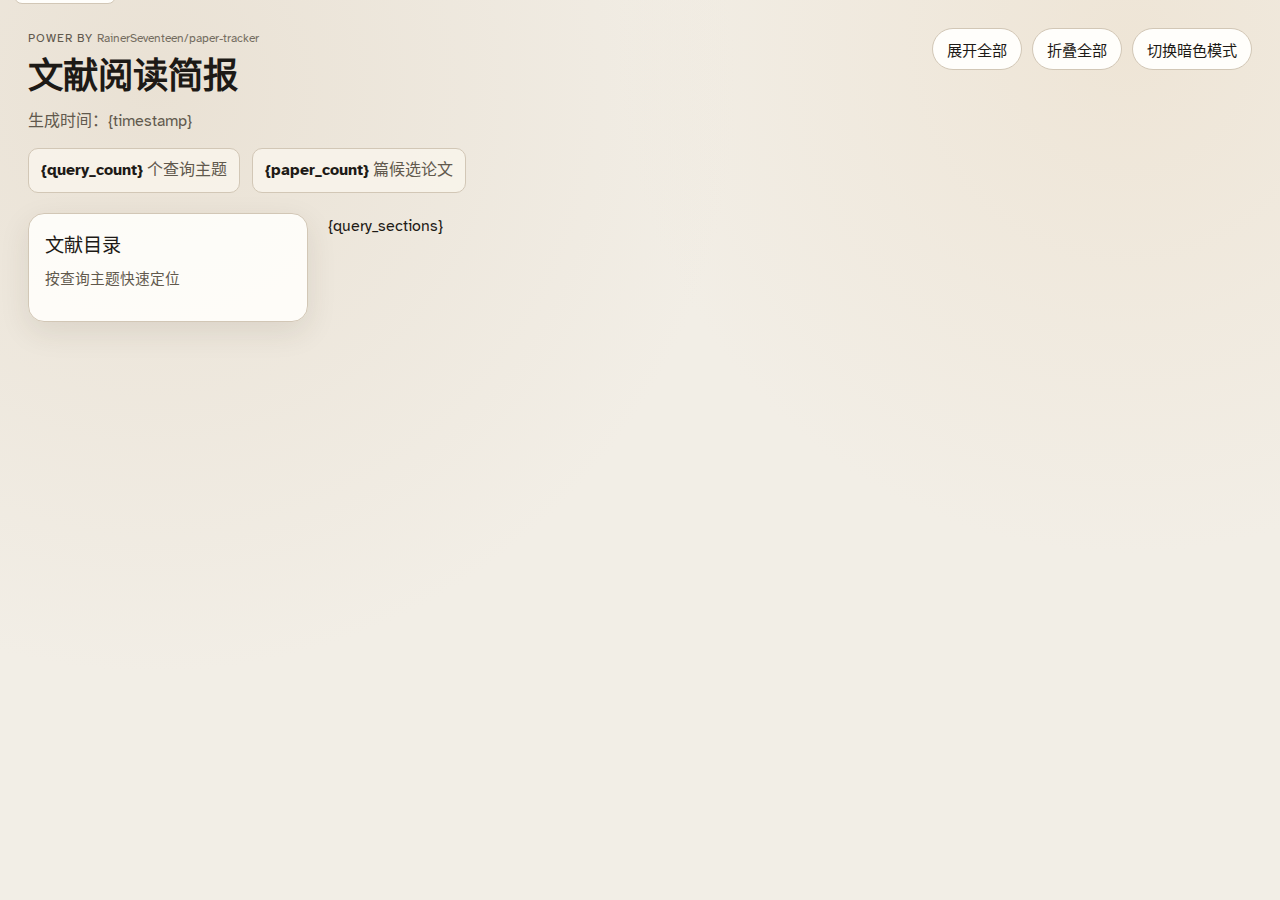
<file: template/html/interactive/document.html>
<!DOCTYPE html>
<html lang="zh-CN">
<head>
  <meta charset="UTF-8">
  <meta name="viewport" content="width=device-width, initial-scale=1.0">
  <title>Paper Tracker Daily Reading</title>
  <link rel="preconnect" href="https://fonts.googleapis.com">
  <link rel="preconnect" href="https://fonts.gstatic.com" crossorigin>
  <link href="https://fonts.googleapis.com/css2?family=Atkinson+Hyperlegible:wght@400;700&family=Crimson+Pro:wght@400;500;600;700&display=swap" rel="stylesheet">
  <link rel="stylesheet" href="./assets/style.css">
</head>
<body class="theme-light">
  <a class="skip-link" href="#main-content">跳转到正文</a>

  <header class="page-header">
    <div class="header-main">
      <p class="header-topline">
        POWER BY
        <a class="powered-by-link" href="https://github.com/RainerSeventeen/paper-tracker" target="_blank" rel="noopener noreferrer">
          RainerSeventeen/paper-tracker
        </a>
      </p>
      <h1>文献阅读简报</h1>
      <p class="header-meta">生成时间：{timestamp}</p>
      <div class="report-stats">
        <p><span>{query_count}</span> 个查询主题</p>
        <p><span>{paper_count}</span> 篇候选论文</p>
      </div>
    </div>
    <div class="header-actions">
      <button id="expand-all" type="button" aria-label="展开所有论文详情">展开全部</button>
      <button id="collapse-all" type="button" aria-label="折叠所有论文详情">折叠全部</button>
      <button id="theme-toggle" type="button" aria-label="切换暗色模式">切换暗色模式</button>
    </div>
  </header>

  <div class="layout">
    <aside id="sidebar" class="sidebar" aria-label="查询导航">
      <p class="sidebar-title">文献目录</p>
      <p class="sidebar-note">按查询主题快速定位</p>
    </aside>
    <main id="main-content" class="content">
      {query_sections}
    </main>
  </div>

  <script src="./assets/interactive.js"></script>
</body>
</html>
</file>
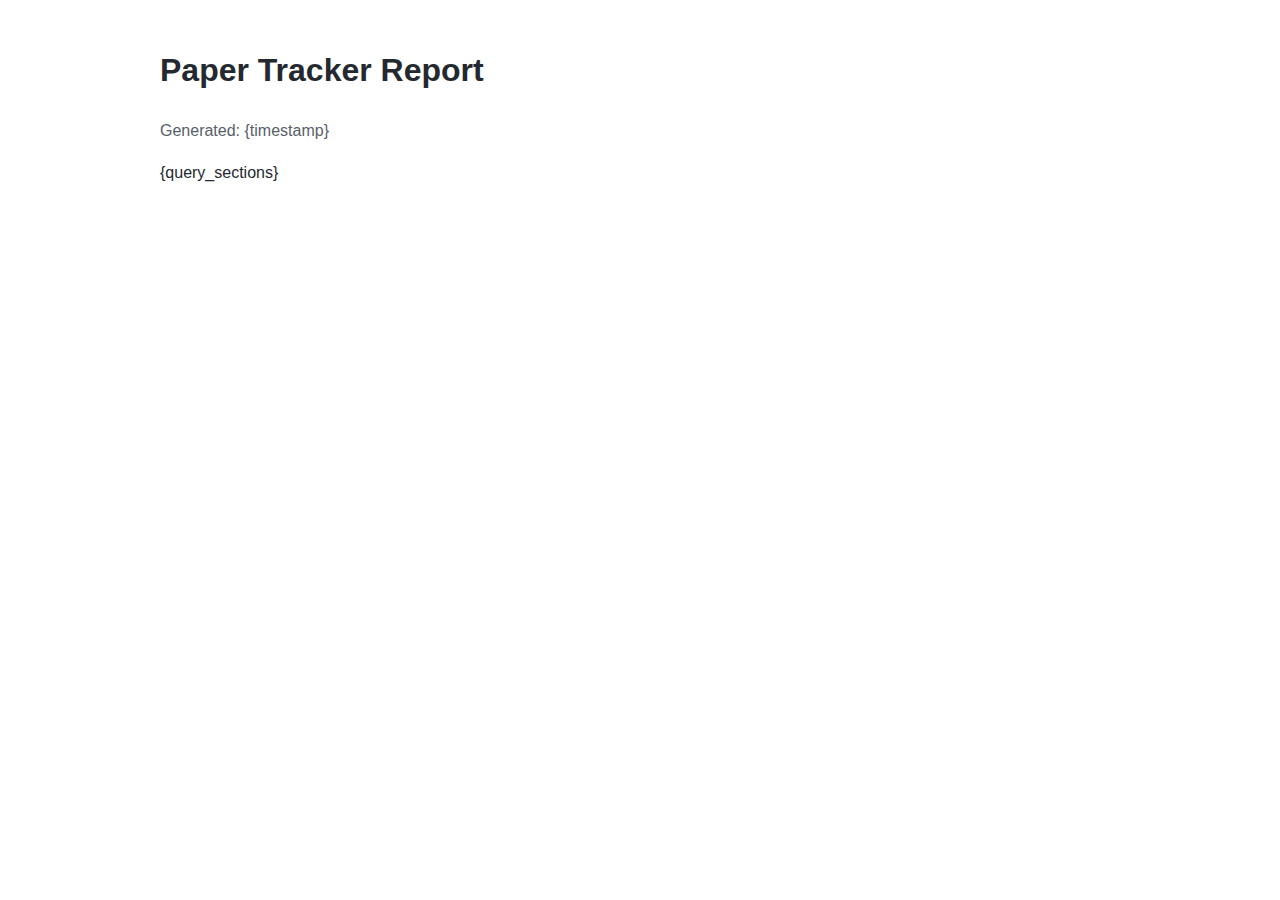
<file: template/html/markdown-like/document.html>
<!DOCTYPE html>
<html lang="zh-CN">
<head>
  <meta charset="UTF-8">
  <meta name="viewport" content="width=device-width, initial-scale=1.0">
  <title>Paper Tracker Report</title>
  <style>
    body { margin: 0 auto; max-width: 960px; padding: 24px; color: #24292f; font-family: "Segoe UI", Helvetica, Arial, sans-serif; line-height: 1.6; }
    h1, h2, h3 { font-family: -apple-system, BlinkMacSystemFont, "Segoe UI", Roboto, sans-serif; }
    .meta { color: #57606a; }
    .query-section { margin-bottom: 28px; }
    .paper-card { border: 1px solid #d0d7de; border-radius: 8px; padding: 16px; margin-bottom: 12px; }
    .links a { margin-right: 12px; }
  </style>
</head>
<body>
  <header>
    <h1>Paper Tracker Report</h1>
    <p class="meta">Generated: {timestamp}</p>
  </header>
  <main>{query_sections}</main>
</body>
</html>
</file>
<file: assets/style.css>
:root {
  --bg: #f2eee6;
  --bg-accent: #e8dfd1;
  --surface: #fffefb;
  --surface-soft: #f8f4eb;
  --text: #1d1a16;
  --muted: #61594d;
  --border: #d2c7b6;
  --accent: #845937;
  --accent-soft: #ede2d1;
  --shadow: 0 10px 30px rgba(61, 48, 32, 0.1);
}

body.theme-dark {
  --bg: #131415;
  --bg-accent: #1f2225;
  --surface: #1a1d20;
  --surface-soft: #22262a;
  --text: #ece8df;
  --muted: #beb5a8;
  --border: #3b4046;
  --accent: #d7ac7f;
  --accent-soft: #2c2b29;
  --shadow: 0 14px 36px rgba(0, 0, 0, 0.35);
}

* {
  box-sizing: border-box;
}

html {
  scroll-behavior: smooth;
}

body {
  margin: 0;
  min-height: 100dvh;
  color: var(--text);
  background:
    radial-gradient(circle at 12% 10%, color-mix(in srgb, var(--bg-accent) 85%, transparent), transparent 42%),
    radial-gradient(circle at 88% 5%, color-mix(in srgb, var(--accent-soft) 75%, transparent), transparent 36%),
    var(--bg);
  font-family: "Atkinson Hyperlegible", "Noto Sans SC", sans-serif;
  line-height: 1.65;
  text-rendering: optimizeLegibility;
}

a {
  color: var(--accent);
}

.skip-link {
  position: absolute;
  left: 14px;
  top: -40px;
  z-index: 20;
  border: 1px solid var(--border);
  border-radius: 8px;
  background: var(--surface);
  color: var(--text);
  padding: 8px 10px;
  text-decoration: none;
}

.skip-link:focus-visible {
  top: 12px;
}

.page-header {
  display: flex;
  justify-content: space-between;
  gap: 18px;
  max-width: 1320px;
  margin: 0 auto;
  padding: 28px 28px 20px;
}

.header-topline {
  margin: 0 0 6px;
  color: var(--muted);
  letter-spacing: 0.08em;
  text-transform: uppercase;
  font-size: 0.78rem;
}

.powered-by-link {
  color: inherit;
  text-decoration: none;
  text-transform: none;
  letter-spacing: 0;
  opacity: 0.85;
  transition: color 0.2s ease, opacity 0.2s ease;
}

.powered-by-link:hover {
  color: var(--accent);
  opacity: 1;
  text-decoration: underline;
}

.powered-by-link:focus-visible {
  color: var(--accent);
  opacity: 1;
  text-decoration: underline;
  outline: none;
}

.header-main h1 {
  margin: 0;
  font-family: "Crimson Pro", "Noto Serif SC", serif;
  font-weight: 600;
  font-size: clamp(1.75rem, 1.25rem + 1.2vw, 2.55rem);
  line-height: 1.22;
}

.header-meta {
  margin: 10px 0 0;
  color: var(--muted);
}

.report-stats {
  display: flex;
  flex-wrap: wrap;
  gap: 12px;
  margin-top: 14px;
}

.report-stats p {
  margin: 0;
  padding: 8px 12px;
  border: 1px solid var(--border);
  border-radius: 10px;
  background: color-mix(in srgb, var(--surface-soft) 88%, transparent);
  color: var(--muted);
}

.report-stats span {
  color: var(--text);
  font-weight: 700;
}

.header-actions {
  display: flex;
  flex-wrap: wrap;
  justify-content: flex-end;
  align-content: flex-start;
  gap: 10px;
}

.header-actions button {
  border: 1px solid var(--border);
  border-radius: 999px;
  background: var(--surface);
  color: var(--text);
  padding: 9px 14px;
  font-size: 0.95rem;
  cursor: pointer;
  transition: border-color 0.2s ease, background-color 0.2s ease, color 0.2s ease;
}

.header-actions button:hover,
.header-actions button:focus-visible {
  border-color: var(--accent);
  background: color-mix(in srgb, var(--accent-soft) 64%, transparent);
  outline: none;
}

.layout {
  display: grid;
  grid-template-columns: minmax(220px, 280px) minmax(0, 1fr);
  gap: 20px;
  max-width: 1320px;
  margin: 0 auto;
  padding: 0 28px 40px;
}

.sidebar {
  position: sticky;
  top: 18px;
  align-self: start;
  border: 1px solid var(--border);
  border-radius: 16px;
  background: color-mix(in srgb, var(--surface) 90%, transparent);
  box-shadow: var(--shadow);
  padding: 16px;
  max-height: calc(100dvh - 36px);
  overflow: auto;
}

.sidebar-title {
  margin: 0;
  font-family: "Crimson Pro", "Noto Serif SC", serif;
  font-size: 1.2rem;
}

.sidebar-note {
  margin: 6px 0 14px;
  color: var(--muted);
  font-size: 0.92rem;
}

.sidebar-nav {
  display: flex;
  flex-direction: column;
  gap: 8px;
}

.nav-link {
  display: block;
  border: 1px solid transparent;
  border-radius: 10px;
  text-decoration: none;
  color: var(--muted);
  background: transparent;
  padding: 8px 10px;
  cursor: pointer;
  transition: border-color 0.2s ease, background-color 0.2s ease, color 0.2s ease;
}

.nav-link-title {
  display: block;
  font-size: 0.93rem;
  line-height: 1.35;
}

.nav-link-meta {
  display: block;
  margin-top: 2px;
  font-size: 0.82rem;
  color: color-mix(in srgb, var(--muted) 88%, transparent);
}

.nav-link:hover,
.nav-link:focus-visible,
.nav-link.is-active {
  border-color: var(--border);
  background: color-mix(in srgb, var(--accent-soft) 72%, transparent);
  color: var(--text);
  outline: none;
}

.content {
  min-width: 0;
}

.query-section {
  border: 1px solid var(--border);
  border-radius: 18px;
  background: var(--surface);
  box-shadow: var(--shadow);
  padding: 20px;
  margin-bottom: 20px;
}

.query-header {
  display: flex;
  justify-content: space-between;
  align-items: baseline;
  gap: 12px;
  margin-bottom: 12px;
}

.query-header h2 {
  margin: 0;
  font-family: "Crimson Pro", "Noto Serif SC", serif;
  font-size: clamp(1.3rem, 1.1rem + 0.5vw, 1.65rem);
  line-height: 1.25;
}

.query-count {
  margin: 0;
  color: var(--muted);
  font-size: 0.92rem;
}

.query-content {
  display: grid;
  gap: 14px;
}

.paper-card {
  border: 1px solid var(--border);
  border-left: 4px solid var(--accent);
  border-radius: 12px;
  background: color-mix(in srgb, var(--surface-soft) 82%, transparent);
  padding: 14px 16px;
}

.paper-head {
  max-width: 76ch;
}

.paper-index {
  margin: 0;
  color: var(--muted);
  font-size: 0.8rem;
  letter-spacing: 0.04em;
  text-transform: uppercase;
}

.paper-title {
  margin: 5px 0 10px;
  font-family: "Crimson Pro", "Noto Serif SC", serif;
  font-weight: 600;
  font-size: clamp(1.1rem, 1rem + 0.35vw, 1.34rem);
  line-height: 1.34;
}

.paper-authors {
  margin: 0 0 5px;
  color: var(--muted);
}

.paper-meta-inline {
  display: flex;
  flex-wrap: wrap;
  align-items: center;
  gap: 4px 12px;
  margin: 0;
  color: var(--muted);
  font-size: 0.86rem;
}

.meta-item {
  display: inline-flex;
  flex-wrap: wrap;
  align-items: center;
  gap: 4px;
  margin: 0;
}

.meta-item span {
  display: inline-block;
  margin-right: 2px;
  color: var(--text);
  font-weight: 700;
}

.primary-tag {
  display: inline-block;
  border: 1px solid color-mix(in srgb, var(--accent) 45%, var(--border));
  border-radius: 999px;
  background: color-mix(in srgb, var(--accent-soft) 70%, transparent);
  color: var(--accent);
  font-size: 0.82rem;
  font-weight: 700;
  padding: 2px 9px;
  margin-right: 4px;
}

.paper-tldr {
  margin: 8px 0 0;
  padding: 8px 10px;
  border: 1px solid color-mix(in srgb, var(--accent) 25%, var(--border));
  border-radius: 8px;
  background: color-mix(in srgb, var(--accent-soft) 58%, transparent);
  font-size: 0.9rem;
  color: var(--text);
}

.paper-tldr span {
  display: inline-block;
  margin-right: 6px;
  font-weight: 700;
  color: var(--accent);
}

.paper-links {
  display: flex;
  flex-wrap: wrap;
  gap: 8px;
  margin-top: 12px;
}

.paper-links.no-links {
  display: none;
}

.paper-link {
  border: 1px solid var(--border);
  border-radius: 999px;
  background: var(--surface);
  color: var(--text);
  text-decoration: none;
  padding: 4px 10px;
  font-size: 0.84rem;
  cursor: pointer;
  transition: background-color 0.2s ease, border-color 0.2s ease;
}

.paper-link:hover,
.paper-link:focus-visible {
  border-color: var(--accent);
  background: color-mix(in srgb, var(--accent-soft) 65%, transparent);
  outline: none;
}

.paper-details {
  margin-top: 12px;
  border: 1px solid var(--border);
  border-radius: 10px;
  background: var(--surface);
}

.details-summary {
  position: relative;
  display: flex;
  justify-content: space-between;
  align-items: center;
  list-style: none;
  cursor: pointer;
  padding: 10px 36px 10px 12px;
  font-weight: 700;
}

.details-summary::-webkit-details-marker {
  display: none;
}

.details-summary::after {
  content: "▾";
  position: absolute;
  right: 12px;
  top: 10px;
  color: var(--muted);
  transition: transform 0.2s ease;
}

.paper-details[open] .details-summary::after {
  transform: rotate(180deg);
}

.summary-hint {
  font-size: 0.82rem;
  color: var(--muted);
  font-weight: 400;
}

.detail-block {
  border-top: 1px solid var(--border);
  padding: 10px 12px 12px;
}

.detail-block h4 {
  margin: 0 0 6px;
  font-family: "Crimson Pro", "Noto Serif SC", serif;
  font-size: 1.02rem;
}

.detail-block p {
  margin: 0;
  color: var(--text);
  max-width: 72ch;
}

.empty-state {
  margin: 4px 0 0;
  border: 1px dashed var(--border);
  border-radius: 10px;
  padding: 12px;
  color: var(--muted);
  background: color-mix(in srgb, var(--surface-soft) 78%, transparent);
}

@media (max-width: 1024px) {
  .page-header {
    flex-direction: column;
    padding: 24px 20px 16px;
  }

  .header-actions {
    justify-content: flex-start;
  }

  .layout {
    grid-template-columns: 1fr;
    gap: 14px;
    padding: 0 20px 28px;
  }

  .sidebar {
    position: static;
    max-height: none;
  }
}

@media (max-width: 720px) {
  .report-stats {
    display: grid;
    grid-template-columns: 1fr;
  }

  .header-actions button {
    padding: 8px 12px;
    font-size: 0.88rem;
  }

  .query-header {
    flex-direction: column;
    align-items: flex-start;
    gap: 4px;
  }
}

@media print {
  body {
    background: #fff;
    color: #000;
  }

  .skip-link,
  .header-actions,
  .sidebar,
  .summary-hint {
    display: none !important;
  }

  .layout,
  .query-content {
    display: block;
  }

  .page-header {
    padding: 0 0 14px;
  }

  .query-section,
  .paper-card {
    box-shadow: none;
    border-color: #999;
    break-inside: avoid;
  }
}

@media (prefers-reduced-motion: reduce) {
  * {
    animation: none !important;
    transition: none !important;
    scroll-behavior: auto !important;
  }
}
</file>
<file: template/html/interactive/assets/style.css>
:root {
  --bg: #f2eee6;
  --bg-accent: #e8dfd1;
  --surface: #fffefb;
  --surface-soft: #f8f4eb;
  --text: #1d1a16;
  --muted: #61594d;
  --border: #d2c7b6;
  --accent: #845937;
  --accent-soft: #ede2d1;
  --shadow: 0 10px 30px rgba(61, 48, 32, 0.1);
}

body.theme-dark {
  --bg: #131415;
  --bg-accent: #1f2225;
  --surface: #1a1d20;
  --surface-soft: #22262a;
  --text: #ece8df;
  --muted: #beb5a8;
  --border: #3b4046;
  --accent: #d7ac7f;
  --accent-soft: #2c2b29;
  --shadow: 0 14px 36px rgba(0, 0, 0, 0.35);
}

* {
  box-sizing: border-box;
}

html {
  scroll-behavior: smooth;
}

body {
  margin: 0;
  min-height: 100dvh;
  color: var(--text);
  background:
    radial-gradient(circle at 12% 10%, color-mix(in srgb, var(--bg-accent) 85%, transparent), transparent 42%),
    radial-gradient(circle at 88% 5%, color-mix(in srgb, var(--accent-soft) 75%, transparent), transparent 36%),
    var(--bg);
  font-family: "Atkinson Hyperlegible", "Noto Sans SC", sans-serif;
  line-height: 1.65;
  text-rendering: optimizeLegibility;
}

a {
  color: var(--accent);
}

.skip-link {
  position: absolute;
  left: 14px;
  top: -40px;
  z-index: 20;
  border: 1px solid var(--border);
  border-radius: 8px;
  background: var(--surface);
  color: var(--text);
  padding: 8px 10px;
  text-decoration: none;
}

.skip-link:focus-visible {
  top: 12px;
}

.page-header {
  display: flex;
  justify-content: space-between;
  gap: 18px;
  max-width: 1320px;
  margin: 0 auto;
  padding: 28px 28px 20px;
}

.header-topline {
  margin: 0 0 6px;
  color: var(--muted);
  letter-spacing: 0.08em;
  text-transform: uppercase;
  font-size: 0.78rem;
}

.powered-by-link {
  color: inherit;
  text-decoration: none;
  text-transform: none;
  letter-spacing: 0;
  opacity: 0.85;
  transition: color 0.2s ease, opacity 0.2s ease;
}

.powered-by-link:hover {
  color: var(--accent);
  opacity: 1;
  text-decoration: underline;
}

.powered-by-link:focus-visible {
  color: var(--accent);
  opacity: 1;
  text-decoration: underline;
  outline: none;
}

.header-main h1 {
  margin: 0;
  font-family: "Crimson Pro", "Noto Serif SC", serif;
  font-weight: 600;
  font-size: clamp(1.75rem, 1.25rem + 1.2vw, 2.55rem);
  line-height: 1.22;
}

.header-meta {
  margin: 10px 0 0;
  color: var(--muted);
}

.report-stats {
  display: flex;
  flex-wrap: wrap;
  gap: 12px;
  margin-top: 14px;
}

.report-stats p {
  margin: 0;
  padding: 8px 12px;
  border: 1px solid var(--border);
  border-radius: 10px;
  background: color-mix(in srgb, var(--surface-soft) 88%, transparent);
  color: var(--muted);
}

.report-stats span {
  color: var(--text);
  font-weight: 700;
}

.header-actions {
  display: flex;
  flex-wrap: wrap;
  justify-content: flex-end;
  align-content: flex-start;
  gap: 10px;
}

.header-actions button {
  border: 1px solid var(--border);
  border-radius: 999px;
  background: var(--surface);
  color: var(--text);
  padding: 9px 14px;
  font-size: 0.95rem;
  cursor: pointer;
  transition: border-color 0.2s ease, background-color 0.2s ease, color 0.2s ease;
}

.header-actions button:hover,
.header-actions button:focus-visible {
  border-color: var(--accent);
  background: color-mix(in srgb, var(--accent-soft) 64%, transparent);
  outline: none;
}

.layout {
  display: grid;
  grid-template-columns: minmax(220px, 280px) minmax(0, 1fr);
  gap: 20px;
  max-width: 1320px;
  margin: 0 auto;
  padding: 0 28px 40px;
}

.sidebar {
  position: sticky;
  top: 18px;
  align-self: start;
  border: 1px solid var(--border);
  border-radius: 16px;
  background: color-mix(in srgb, var(--surface) 90%, transparent);
  box-shadow: var(--shadow);
  padding: 16px;
  max-height: calc(100dvh - 36px);
  overflow: auto;
}

.sidebar-title {
  margin: 0;
  font-family: "Crimson Pro", "Noto Serif SC", serif;
  font-size: 1.2rem;
}

.sidebar-note {
  margin: 6px 0 14px;
  color: var(--muted);
  font-size: 0.92rem;
}

.sidebar-nav {
  display: flex;
  flex-direction: column;
  gap: 8px;
}

.nav-link {
  display: block;
  border: 1px solid transparent;
  border-radius: 10px;
  text-decoration: none;
  color: var(--muted);
  background: transparent;
  padding: 8px 10px;
  cursor: pointer;
  transition: border-color 0.2s ease, background-color 0.2s ease, color 0.2s ease;
}

.nav-link-title {
  display: block;
  font-size: 0.93rem;
  line-height: 1.35;
}

.nav-link-meta {
  display: block;
  margin-top: 2px;
  font-size: 0.82rem;
  color: color-mix(in srgb, var(--muted) 88%, transparent);
}

.nav-link:hover,
.nav-link:focus-visible,
.nav-link.is-active {
  border-color: var(--border);
  background: color-mix(in srgb, var(--accent-soft) 72%, transparent);
  color: var(--text);
  outline: none;
}

.content {
  min-width: 0;
}

.query-section {
  border: 1px solid var(--border);
  border-radius: 18px;
  background: var(--surface);
  box-shadow: var(--shadow);
  padding: 20px;
  margin-bottom: 20px;
}

.query-header {
  display: flex;
  justify-content: space-between;
  align-items: baseline;
  gap: 12px;
  margin-bottom: 12px;
}

.query-header h2 {
  margin: 0;
  font-family: "Crimson Pro", "Noto Serif SC", serif;
  font-size: clamp(1.3rem, 1.1rem + 0.5vw, 1.65rem);
  line-height: 1.25;
}

.query-count {
  margin: 0;
  color: var(--muted);
  font-size: 0.92rem;
}

.query-content {
  display: grid;
  gap: 14px;
}

.paper-card {
  border: 1px solid var(--border);
  border-left: 4px solid var(--accent);
  border-radius: 12px;
  background: color-mix(in srgb, var(--surface-soft) 82%, transparent);
  padding: 14px 16px;
}

.paper-head {
  max-width: 76ch;
}

.paper-index {
  margin: 0;
  color: var(--muted);
  font-size: 0.8rem;
  letter-spacing: 0.04em;
  text-transform: uppercase;
}

.paper-title {
  margin: 5px 0 10px;
  font-family: "Crimson Pro", "Noto Serif SC", serif;
  font-weight: 600;
  font-size: clamp(1.1rem, 1rem + 0.35vw, 1.34rem);
  line-height: 1.34;
}

.paper-authors {
  margin: 0 0 5px;
  color: var(--muted);
}

.paper-meta-inline {
  display: flex;
  flex-wrap: wrap;
  align-items: center;
  gap: 4px 12px;
  margin: 0;
  color: var(--muted);
  font-size: 0.86rem;
}

.meta-item {
  display: inline-flex;
  flex-wrap: wrap;
  align-items: center;
  gap: 4px;
  margin: 0;
}

.meta-item span {
  display: inline-block;
  margin-right: 2px;
  color: var(--text);
  font-weight: 700;
}

.primary-tag {
  display: inline-block;
  border: 1px solid color-mix(in srgb, var(--accent) 45%, var(--border));
  border-radius: 999px;
  background: color-mix(in srgb, var(--accent-soft) 70%, transparent);
  color: var(--accent);
  font-size: 0.82rem;
  font-weight: 700;
  padding: 2px 9px;
  margin-right: 4px;
}

.paper-tldr {
  margin: 8px 0 0;
  padding: 8px 10px;
  border: 1px solid color-mix(in srgb, var(--accent) 25%, var(--border));
  border-radius: 8px;
  background: color-mix(in srgb, var(--accent-soft) 58%, transparent);
  font-size: 0.9rem;
  color: var(--text);
}

.paper-tldr span {
  display: inline-block;
  margin-right: 6px;
  font-weight: 700;
  color: var(--accent);
}

.paper-links {
  display: flex;
  flex-wrap: wrap;
  gap: 8px;
  margin-top: 12px;
}

.paper-links.no-links {
  display: none;
}

.paper-link {
  border: 1px solid var(--border);
  border-radius: 999px;
  background: var(--surface);
  color: var(--text);
  text-decoration: none;
  padding: 4px 10px;
  font-size: 0.84rem;
  cursor: pointer;
  transition: background-color 0.2s ease, border-color 0.2s ease;
}

.paper-link:hover,
.paper-link:focus-visible {
  border-color: var(--accent);
  background: color-mix(in srgb, var(--accent-soft) 65%, transparent);
  outline: none;
}

.paper-details {
  margin-top: 12px;
  border: 1px solid var(--border);
  border-radius: 10px;
  background: var(--surface);
}

.details-summary {
  position: relative;
  display: flex;
  justify-content: space-between;
  align-items: center;
  list-style: none;
  cursor: pointer;
  padding: 10px 36px 10px 12px;
  font-weight: 700;
}

.details-summary::-webkit-details-marker {
  display: none;
}

.details-summary::after {
  content: "▾";
  position: absolute;
  right: 12px;
  top: 10px;
  color: var(--muted);
  transition: transform 0.2s ease;
}

.paper-details[open] .details-summary::after {
  transform: rotate(180deg);
}

.summary-hint {
  font-size: 0.82rem;
  color: var(--muted);
  font-weight: 400;
}

.detail-block {
  border-top: 1px solid var(--border);
  padding: 10px 12px 12px;
}

.detail-block h4 {
  margin: 0 0 6px;
  font-family: "Crimson Pro", "Noto Serif SC", serif;
  font-size: 1.02rem;
}

.detail-block p {
  margin: 0;
  color: var(--text);
  max-width: 72ch;
}

.empty-state {
  margin: 4px 0 0;
  border: 1px dashed var(--border);
  border-radius: 10px;
  padding: 12px;
  color: var(--muted);
  background: color-mix(in srgb, var(--surface-soft) 78%, transparent);
}

@media (max-width: 1024px) {
  .page-header {
    flex-direction: column;
    padding: 24px 20px 16px;
  }

  .header-actions {
    justify-content: flex-start;
  }

  .layout {
    grid-template-columns: 1fr;
    gap: 14px;
    padding: 0 20px 28px;
  }

  .sidebar {
    position: static;
    max-height: none;
  }
}

@media (max-width: 720px) {
  .report-stats {
    display: grid;
    grid-template-columns: 1fr;
  }

  .header-actions button {
    padding: 8px 12px;
    font-size: 0.88rem;
  }

  .query-header {
    flex-direction: column;
    align-items: flex-start;
    gap: 4px;
  }
}

@media print {
  body {
    background: #fff;
    color: #000;
  }

  .skip-link,
  .header-actions,
  .sidebar,
  .summary-hint {
    display: none !important;
  }

  .layout,
  .query-content {
    display: block;
  }

  .page-header {
    padding: 0 0 14px;
  }

  .query-section,
  .paper-card {
    box-shadow: none;
    border-color: #999;
    break-inside: avoid;
  }
}

@media (prefers-reduced-motion: reduce) {
  * {
    animation: none !important;
    transition: none !important;
    scroll-behavior: auto !important;
  }
}
</file>
